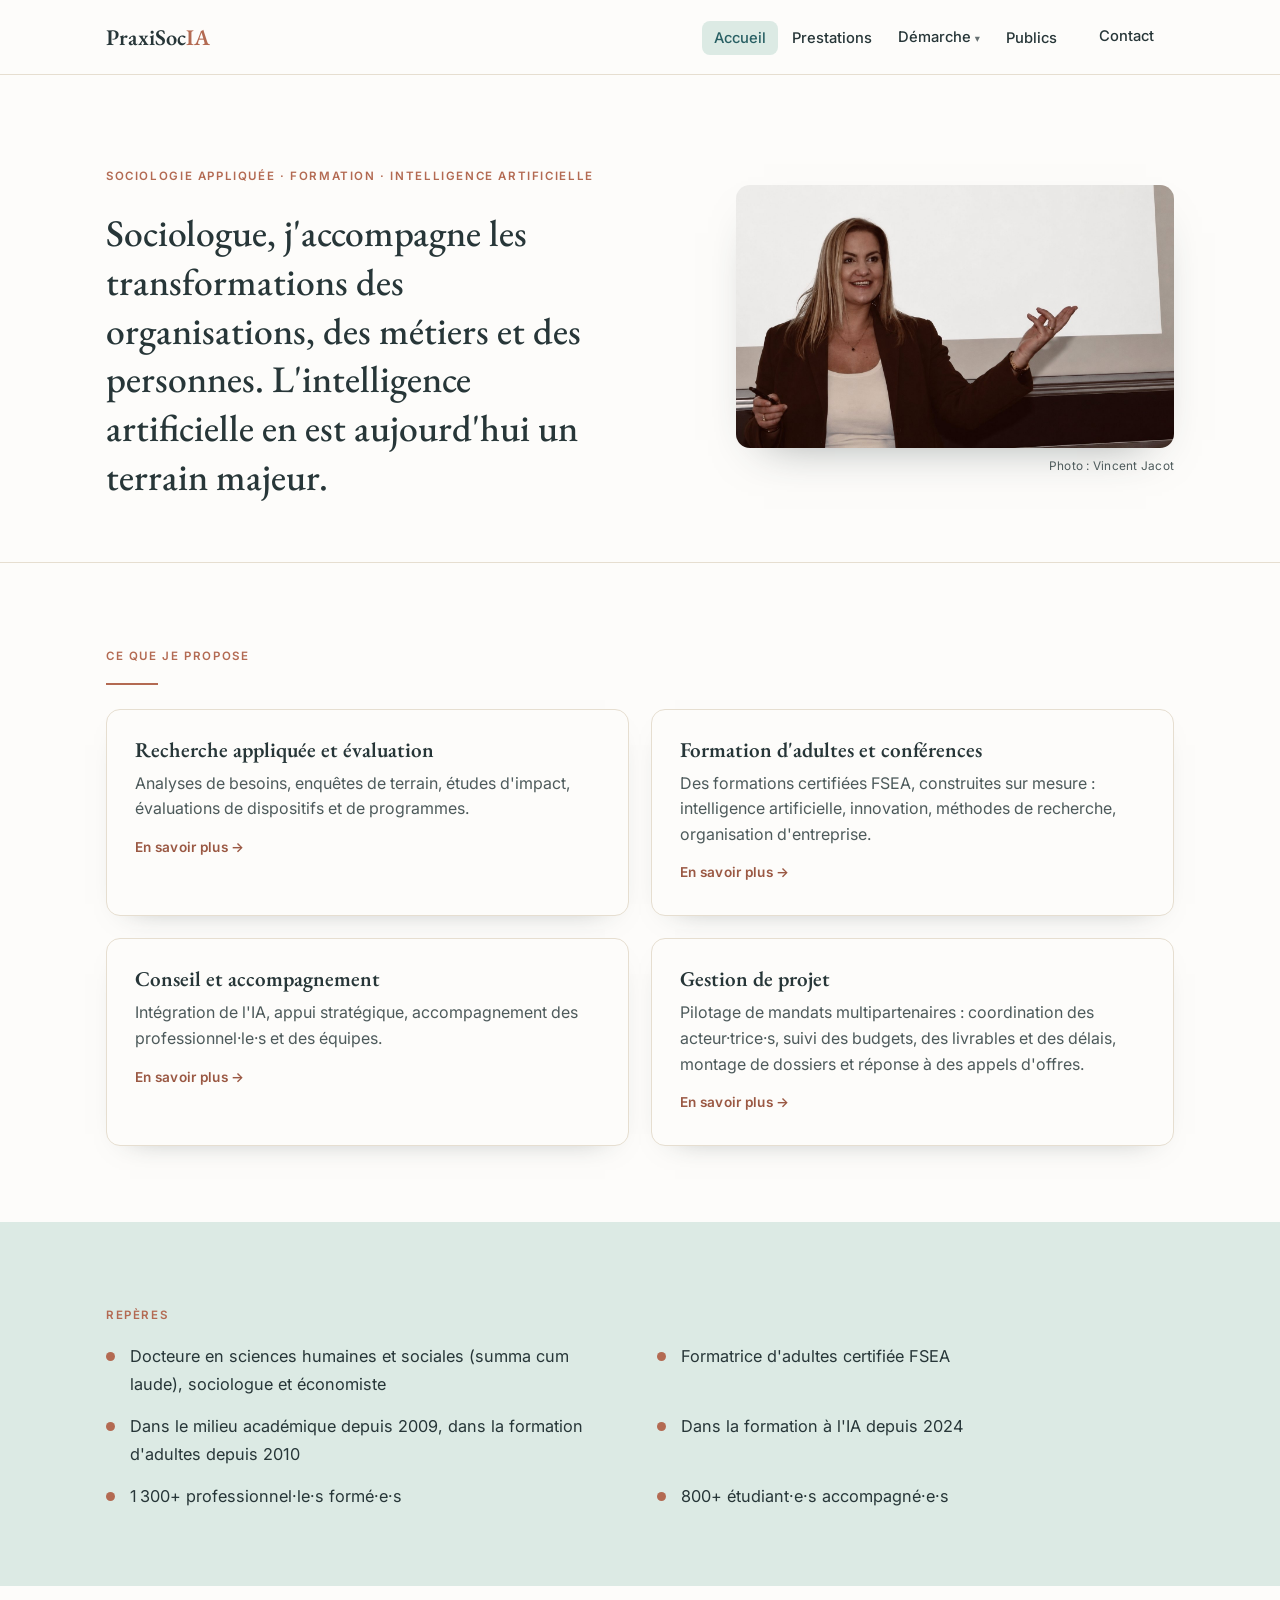
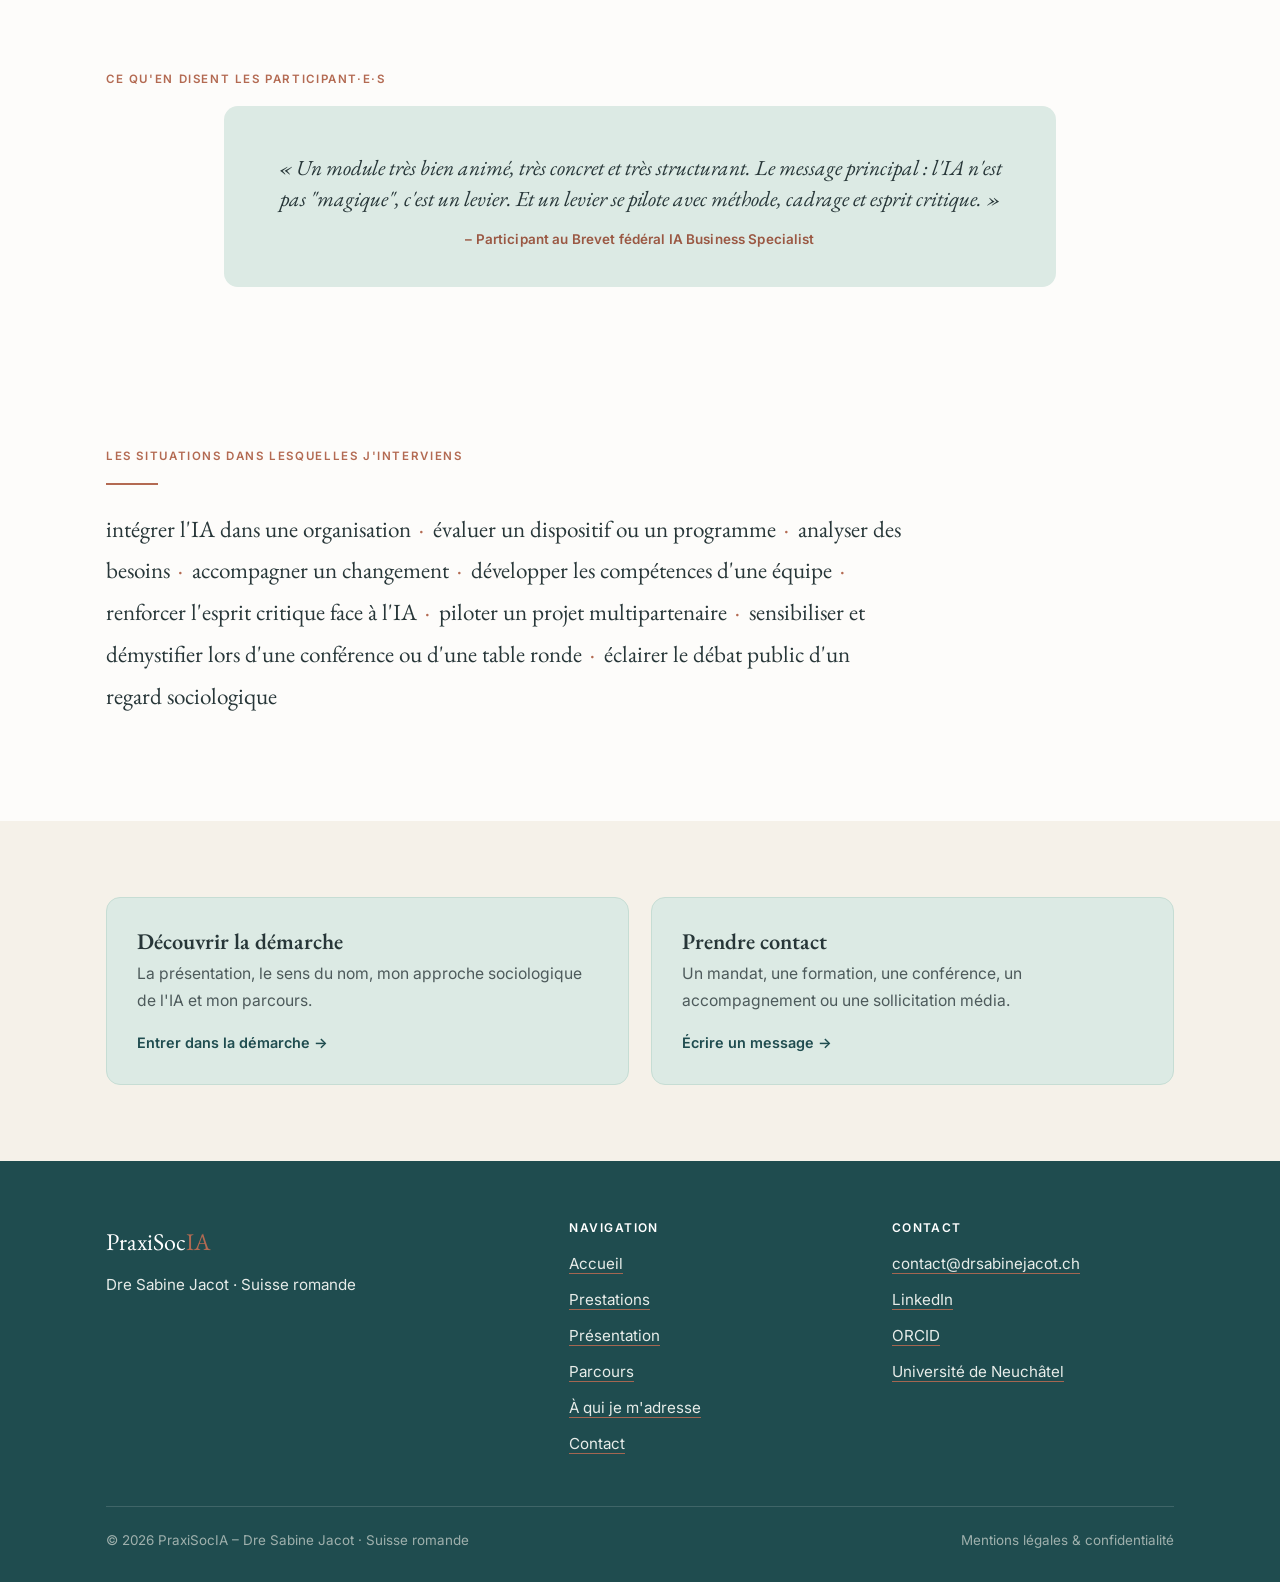
<file: index.html>
<!DOCTYPE html>
<html lang="fr">
<head>
  <meta charset="UTF-8" />
  <script>document.documentElement.className += " js";</script>
  <meta name="viewport" content="width=device-width, initial-scale=1.0" />
  <title>PraxiSocIA · Dre Sabine Jacot – sociologue, formation à l'IA et évaluation en Suisse romande</title>
  <meta name="description" content="Sociologue en Suisse romande (Neuchâtel) : formation à l'intelligence artificielle, recherche appliquée et évaluation de dispositifs, conseil et gestion de projet. Dre Sabine Jacot – PraxiSocIA." />
  <meta name="author" content="Dre Sabine Jacot" />
  <meta property="og:title" content="PraxiSocIA · Dre Sabine Jacot – sociologue, formation à l'IA et évaluation en Suisse romande" />
  <meta property="og:description" content="Sociologue en Suisse romande (Neuchâtel) : formation à l'intelligence artificielle, recherche appliquée et évaluation de dispositifs, conseil et gestion de projet. Dre Sabine Jacot – PraxiSocIA." />
  <meta property="og:type" content="profile" />
  <meta property="og:locale" content="fr_CH" />
  <link rel="icon" type="image/svg+xml" href="favicon.svg" />
  <link rel="preconnect" href="https://fonts.googleapis.com" />
  <link rel="preconnect" href="https://fonts.gstatic.com" crossorigin />
  <link href="https://fonts.googleapis.com/css2?family=EB+Garamond:ital,wght@0,400;0,500;0,600;1,400;1,500&family=Inter:wght@400;500;600;700&display=swap" rel="stylesheet" />
  <link rel="stylesheet" href="style.css" />
</head>
<body>

  <header class="site-header">
    <div class="wrap nav">
      <a href="/" class="brand">PraxiSoc<span class="ia">IA</span></a>
      <nav aria-label="Navigation principale">
        <button class="nav-toggle" aria-label="Ouvrir le menu" aria-expanded="false">
          <span></span><span></span><span></span>
        </button>
        <ul class="nav-links">
          <li><a href="/" class="active">Accueil</a></li>
          <li><a href="prestations.html">Prestations</a></li>
          <li class="has-dropdown">
            <button class="dropbtn" aria-haspopup="true" aria-expanded="false">Démarche</button>
            <ul class="dropdown">
              <li><a href="presentation.html">Présentation</a></li>
              <li><a href="le-nom.html">Le nom</a></li>
              <li><a href="approche-ia.html">Une approche sociologique de l'IA</a></li>
              <li><a href="parcours.html">Parcours</a></li>
            </ul>
          </li>
          <li><a href="publics.html">Publics</a></li>
          <li><a href="contact.html" class="btn btn--primary">Contact</a></li>
        </ul>
      </nav>
    </div>
  </header>

  <section class="home-hero">
    <div class="wrap reveal home-hero-inner has-photo">
      <div class="home-hero-text">
        <span class="eyebrow">Sociologie appliquée · Formation · Intelligence artificielle</span>
        <p class="identity">Sociologue, j'accompagne les transformations des organisations, des métiers et des personnes. L'intelligence artificielle en est aujourd'hui un terrain majeur.</p>
      </div>
      <figure class="home-hero-photo">
        <img src="photo-conference.jpg" alt="Sabine Jacot en conférence, désignant un écran de projection" />
        <figcaption class="photo-credit">Photo : Vincent Jacot</figcaption>
      </figure>
    </div>
  </section>

  <section class="section">
    <div class="wrap reveal">
      <span class="eyebrow">Ce que je propose</span>
      <hr class="rule--terra" />
      <div class="grid grid-4">
        <a class="card" href="prestations.html#recherche">
          <h3>Recherche appliquée et évaluation</h3>
          <p>Analyses de besoins, enquêtes de terrain, études d'impact, évaluations de dispositifs et de programmes.</p>
          <span class="more">En savoir plus →</span>
        </a>
        <a class="card" href="prestations.html#formation">
          <h3>Formation d'adultes et conférences</h3>
          <p>Des formations certifiées FSEA, construites sur mesure : intelligence artificielle, innovation, méthodes de recherche, organisation d'entreprise.</p>
          <span class="more">En savoir plus →</span>
        </a>
        <a class="card" href="prestations.html#conseil">
          <h3>Conseil et accompagnement</h3>
          <p>Intégration de l'IA, appui stratégique, accompagnement des professionnel·le·s et des équipes.</p>
          <span class="more">En savoir plus →</span>
        </a>
        <a class="card" href="prestations.html#projet">
          <h3>Gestion de projet</h3>
          <p>Pilotage de mandats multipartenaires : coordination des acteur·trice·s, suivi des budgets, des livrables et des délais, montage de dossiers et réponse à des appels d'offres.</p>
          <span class="more">En savoir plus →</span>
        </a>
      </div>
    </div>
  </section>

  <section class="section section--mint">
    <div class="wrap reveal">
      <span class="eyebrow">Repères</span>
      <ul class="reperes">
          <li>Docteure en sciences humaines et sociales (summa cum laude), sociologue et économiste</li>
          <li>Formatrice d'adultes certifiée FSEA</li>
          <li>Dans le milieu académique depuis 2009, dans la formation d'adultes depuis 2010</li>
          <li>Dans la formation à l'IA depuis 2024</li>
          <li>1 300+ professionnel·le·s formé·e·s</li>
          <li>800+ étudiant·e·s accompagné·e·s</li>
      </ul>
    </div>
  </section>

  <section class="section">
    <div class="wrap reveal">
      <span class="eyebrow">Ce qu'en disent les participant·e·s</span>
      <div class="testi-rotator" data-rotate>
        <figure class="testi on">
          <blockquote>« Un module très bien animé, très concret et très structurant. Le message principal : l'IA n'est pas "magique", c'est un levier. Et un levier se pilote avec méthode, cadrage et esprit critique. »</blockquote>
          <figcaption>– Participant au Brevet fédéral IA Business Specialist</figcaption>
        </figure>
        <figure class="testi">
          <blockquote>« Nous avons eu le plaisir de profiter de vos vastes connaissances et de votre expérience, transmises avec une bonne humeur communicative et un regard positif qui à la fois rassure et inspire. »</blockquote>
          <figcaption>– Responsable relations humaines, à propos d'une conférence</figcaption>
        </figure>
        <figure class="testi">
          <blockquote>« Un contenu riche, des échanges constructifs et l'occasion de tester en live des éléments que j'ai pu mettre en pratique dans mes activités pro ! »</blockquote>
          <figcaption>– Experte en stratégie de marque, à propos d'une formation</figcaption>
        </figure>
      </div>

    </div>
  </section>

  <section class="section">
    <div class="wrap reveal">
      <span class="eyebrow">Les situations dans lesquelles j'interviens</span>
      <hr class="rule--terra" />
      <p class="situations"> intégrer l'IA dans une organisation <span class="sep">·</span> évaluer un dispositif ou un programme <span class="sep">·</span> analyser des besoins <span class="sep">·</span> accompagner un changement <span class="sep">·</span> développer les compétences d'une équipe <span class="sep">·</span> renforcer l'esprit critique face à l'IA <span class="sep">·</span> piloter un projet multipartenaire <span class="sep">·</span> sensibiliser et démystifier lors d'une conférence ou d'une table ronde <span class="sep">·</span> éclairer le débat public d'un regard sociologique </p>
    </div>
  </section>

  <section class="section section--paper2">
    <div class="wrap reveal">
      <div class="portes">
        <a class="porte" href="presentation.html">
          <h3>Découvrir la démarche</h3>
          <p>La présentation, le sens du nom, mon approche sociologique de l'IA et mon parcours.</p>
          <span class="arrow">Entrer dans la démarche →</span>
        </a>
        <a class="porte" href="contact.html">
          <h3>Prendre contact</h3>
          <p>Un mandat, une formation, une conférence, un accompagnement ou une sollicitation média.</p>
          <span class="arrow">Écrire un message →</span>
        </a>
      </div>
      <!-- Emplacement prévu pour le dossier PDF (à activer quand le PDF sera fourni) :
      <p class="pdf-porte"><a href="dossier-praxisocia.pdf" target="_blank" rel="noopener">Télécharger le dossier de présentation (PDF)</a></p>
      -->
    </div>
  </section>

  <footer class="site-footer">
    <div class="wrap">
      <div class="footer-grid">
        <div>
          <div class="footer-brand">PraxiSoc<span class="ia">IA</span></div>
          <p class="footer-place">Dre Sabine Jacot · Suisse romande</p>
        </div>
        <div>
          <h4>Navigation</h4>
          <ul class="footer-links">
            <li><a href="/">Accueil</a></li>
            <li><a href="prestations.html">Prestations</a></li>
            <li><a href="presentation.html">Présentation</a></li>
            <li><a href="parcours.html">Parcours</a></li>
            <li><a href="publics.html">À qui je m'adresse</a></li>
            <li><a href="contact.html">Contact</a></li>
          </ul>
        </div>
        <div>
          <h4>Contact</h4>
          <ul class="footer-links">
            <li><a href="mailto:contact@drsabinejacot.ch">contact@drsabinejacot.ch</a></li>
            <li><a href="https://www.linkedin.com/in/sabine-jacot-phd-59706824/" target="_blank" rel="noopener">LinkedIn</a></li>
            <li><a href="https://orcid.org/0000-0003-3725-4832" target="_blank" rel="noopener">ORCID</a></li>
            <li><a href="https://www.unine.ch/socio/presentation/equipe/sabine-jacot/" target="_blank" rel="noopener">Université de Neuchâtel</a></li>
          </ul>
        </div>
      </div>
      <div class="footer-bottom">
        <span>© <span id="year">2026</span> PraxiSocIA – Dre Sabine Jacot · Suisse romande</span>
        <span><a href="mentions-legales.html">Mentions légales &amp; confidentialité</a></span>
      </div>
    </div>
  </footer>

  <script src="main.js"></script>
</body>
</html>
</file>
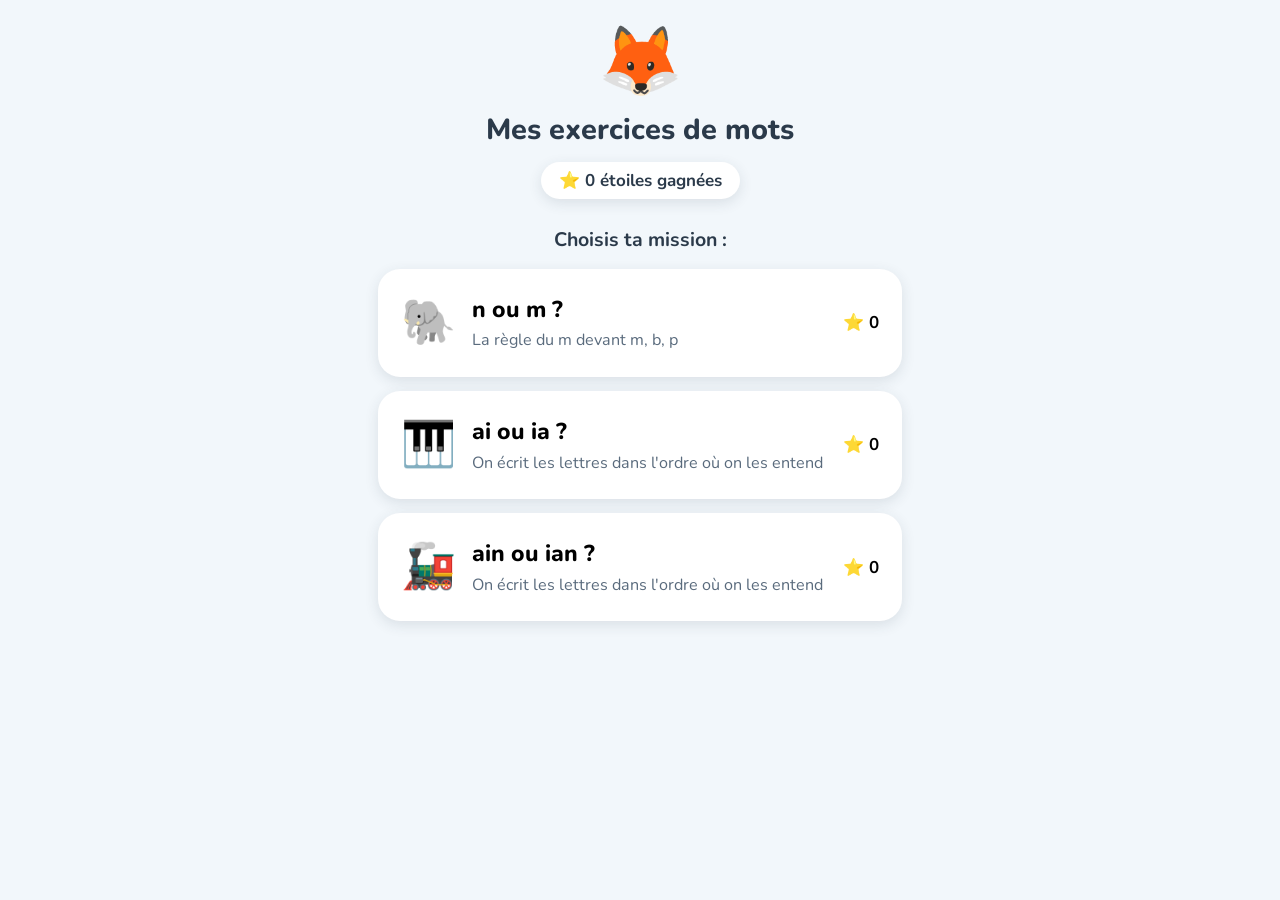
<file: exercices/index.html>
<!DOCTYPE html>
<html lang="fr">
<head>
  <meta charset="utf-8">
  <meta name="viewport" content="width=device-width, initial-scale=1, viewport-fit=cover">
  <title>Mes exercices de mots</title>
  <meta name="description" content="Petits jeux pour s'entraîner : n ou m devant b, p, m — ai ou ia — ain ou ian.">
  <meta name="robots" content="noindex">
  <meta name="theme-color" content="#4a7fb5">
  <link rel="manifest" href="manifest.webmanifest">
  <link rel="icon" href="icons/icon.svg" type="image/svg+xml">
  <link rel="apple-touch-icon" href="icons/apple-touch-icon.png">
  <link rel="preconnect" href="https://fonts.googleapis.com">
  <link rel="preconnect" href="https://fonts.gstatic.com" crossorigin>
  <link href="https://fonts.googleapis.com/css2?family=Nunito:wght@400;700;800&display=swap" rel="stylesheet">
  <link rel="stylesheet" href="style.css">
</head>
<body>

  <!-- ============ ÉCRAN D'ACCUEIL ============ -->
  <section id="ecran-accueil" class="ecran actif">
    <header class="entete-accueil">
      <div class="mascotte" aria-hidden="true">🦊</div>
      <h1>Mes exercices de mots</h1>
      <p class="total-etoiles">⭐ <span id="compteur-etoiles-total">0</span> étoiles gagnées</p>
    </header>

    <p class="consigne-accueil">Choisis ta mission :</p>

    <div id="liste-missions" class="liste-missions">
      <!-- Cartes générées par app.js -->
    </div>
  </section>

  <!-- ============ ÉCRAN RÈGLE ============ -->
  <section id="ecran-regle" class="ecran">
    <header class="entete-jeu">
      <button class="btn-retour" data-action="accueil" aria-label="Retour à l'accueil">←</button>
      <h2 id="regle-titre"></h2>
    </header>
    <div id="regle-contenu" class="carte-regle"></div>
    <button id="btn-commencer" class="btn-grand btn-principal">C'est parti ! 🚀</button>
  </section>

  <!-- ============ ÉCRAN JEU ============ -->
  <section id="ecran-jeu" class="ecran">
    <header class="entete-jeu">
      <button class="btn-retour" data-action="accueil" aria-label="Retour à l'accueil">←</button>
      <div class="barre-progression" aria-hidden="true"><div id="progression"></div></div>
      <span class="etoiles-session">⭐ <span id="etoiles-session">0</span></span>
    </header>

    <div class="zone-question">
      <button id="btn-ecouter" class="btn-ecouter" type="button">🔊 Écouter le mot</button>

      <p id="mot-a-trou" class="mot-a-trou" aria-live="polite"></p>

      <button id="btn-indice" class="btn-indice" type="button">💡 Indice</button>
      <p id="texte-indice" class="texte-indice" hidden></p>
    </div>

    <div id="zone-reponses" class="zone-reponses">
      <!-- Deux gros boutons générés par app.js -->
    </div>

    <div id="zone-feedback" class="zone-feedback" hidden>
      <p id="feedback-message"></p>
      <p id="feedback-explication"></p>
      <button id="btn-continuer" class="btn-grand btn-principal">Continuer →</button>
    </div>
  </section>

  <!-- ============ ÉCRAN FIN ============ -->
  <section id="ecran-fin" class="ecran">
    <div class="carte-fin">
      <div id="fin-emoji" class="fin-emoji" aria-hidden="true">🎉</div>
      <h2 id="fin-titre">Bravo !</h2>
      <p id="fin-score"></p>
      <p id="fin-message"></p>
      <button id="btn-rejouer" class="btn-grand btn-principal">Rejouer 🔁</button>
      <button class="btn-grand btn-secondaire" data-action="accueil">Changer de mission</button>
    </div>
  </section>

  <script src="mots.js"></script>
  <script src="app.js"></script>
</body>
</html>
</file>
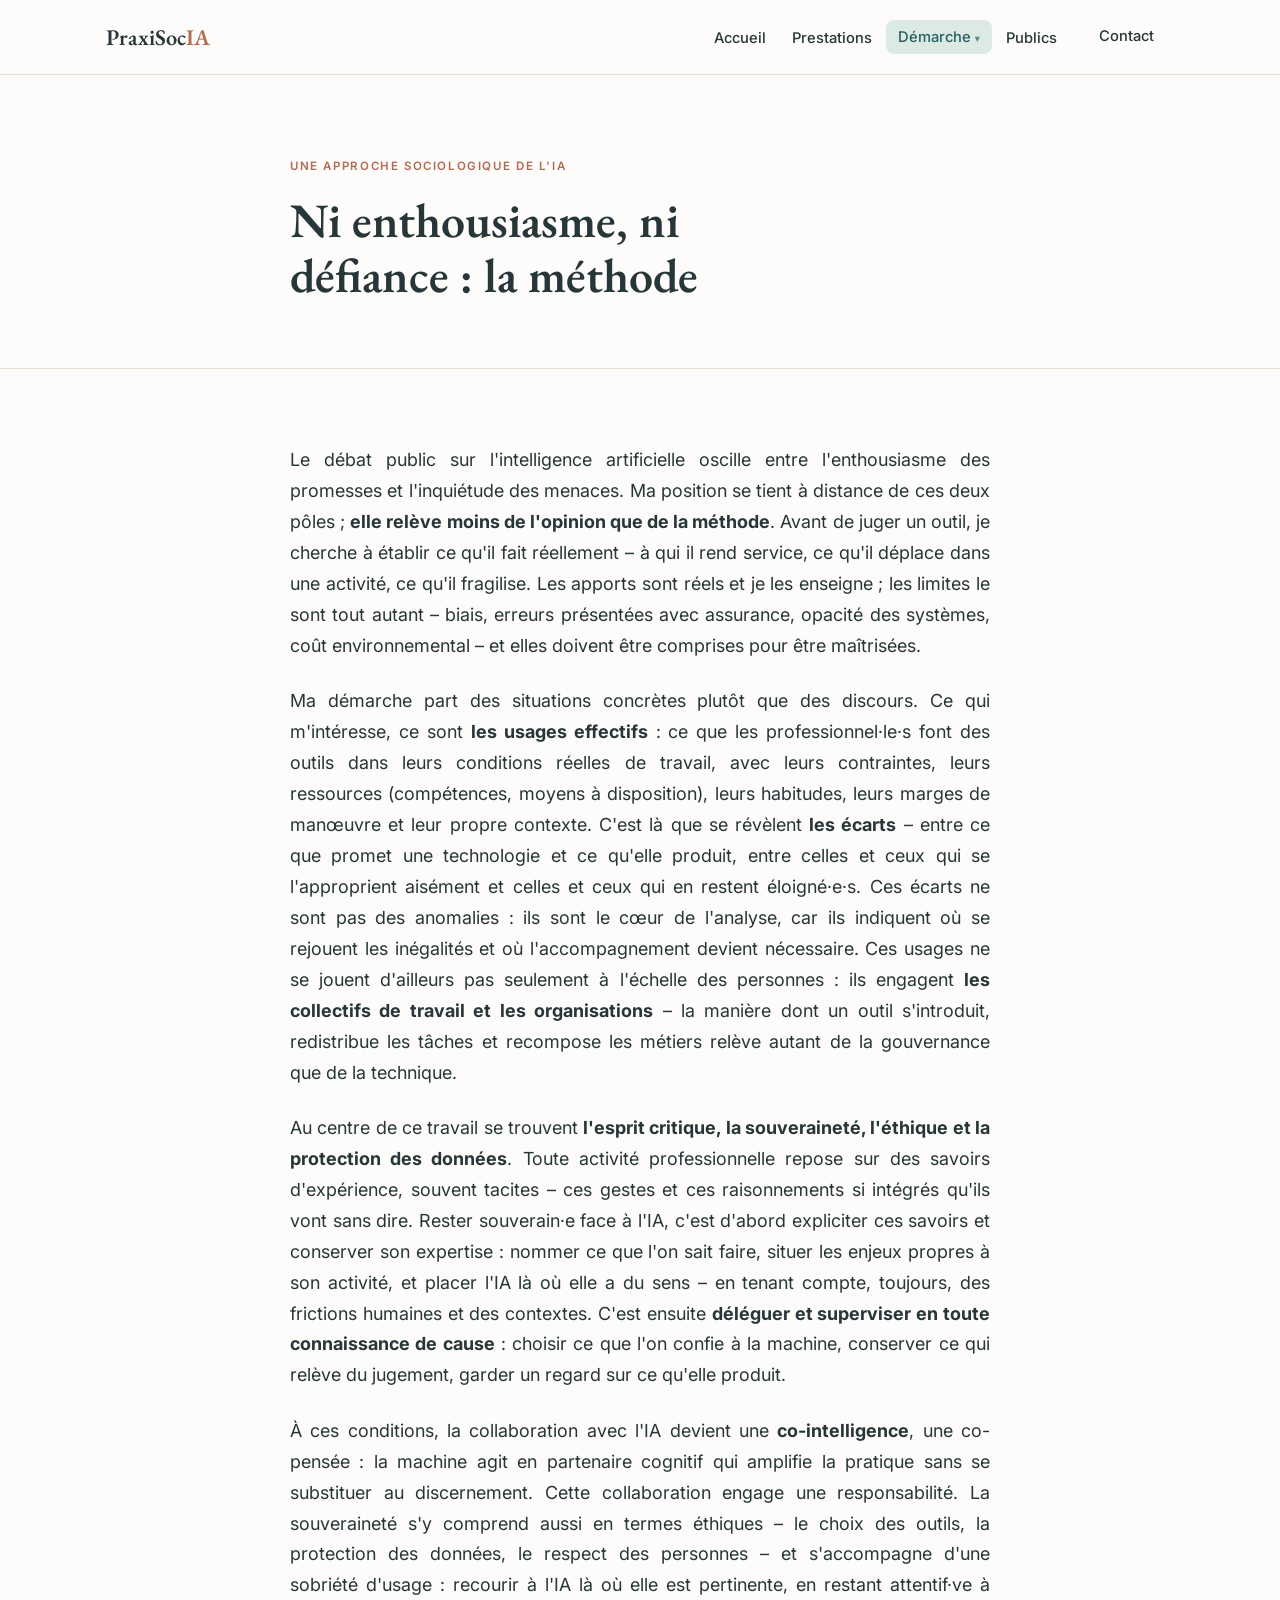
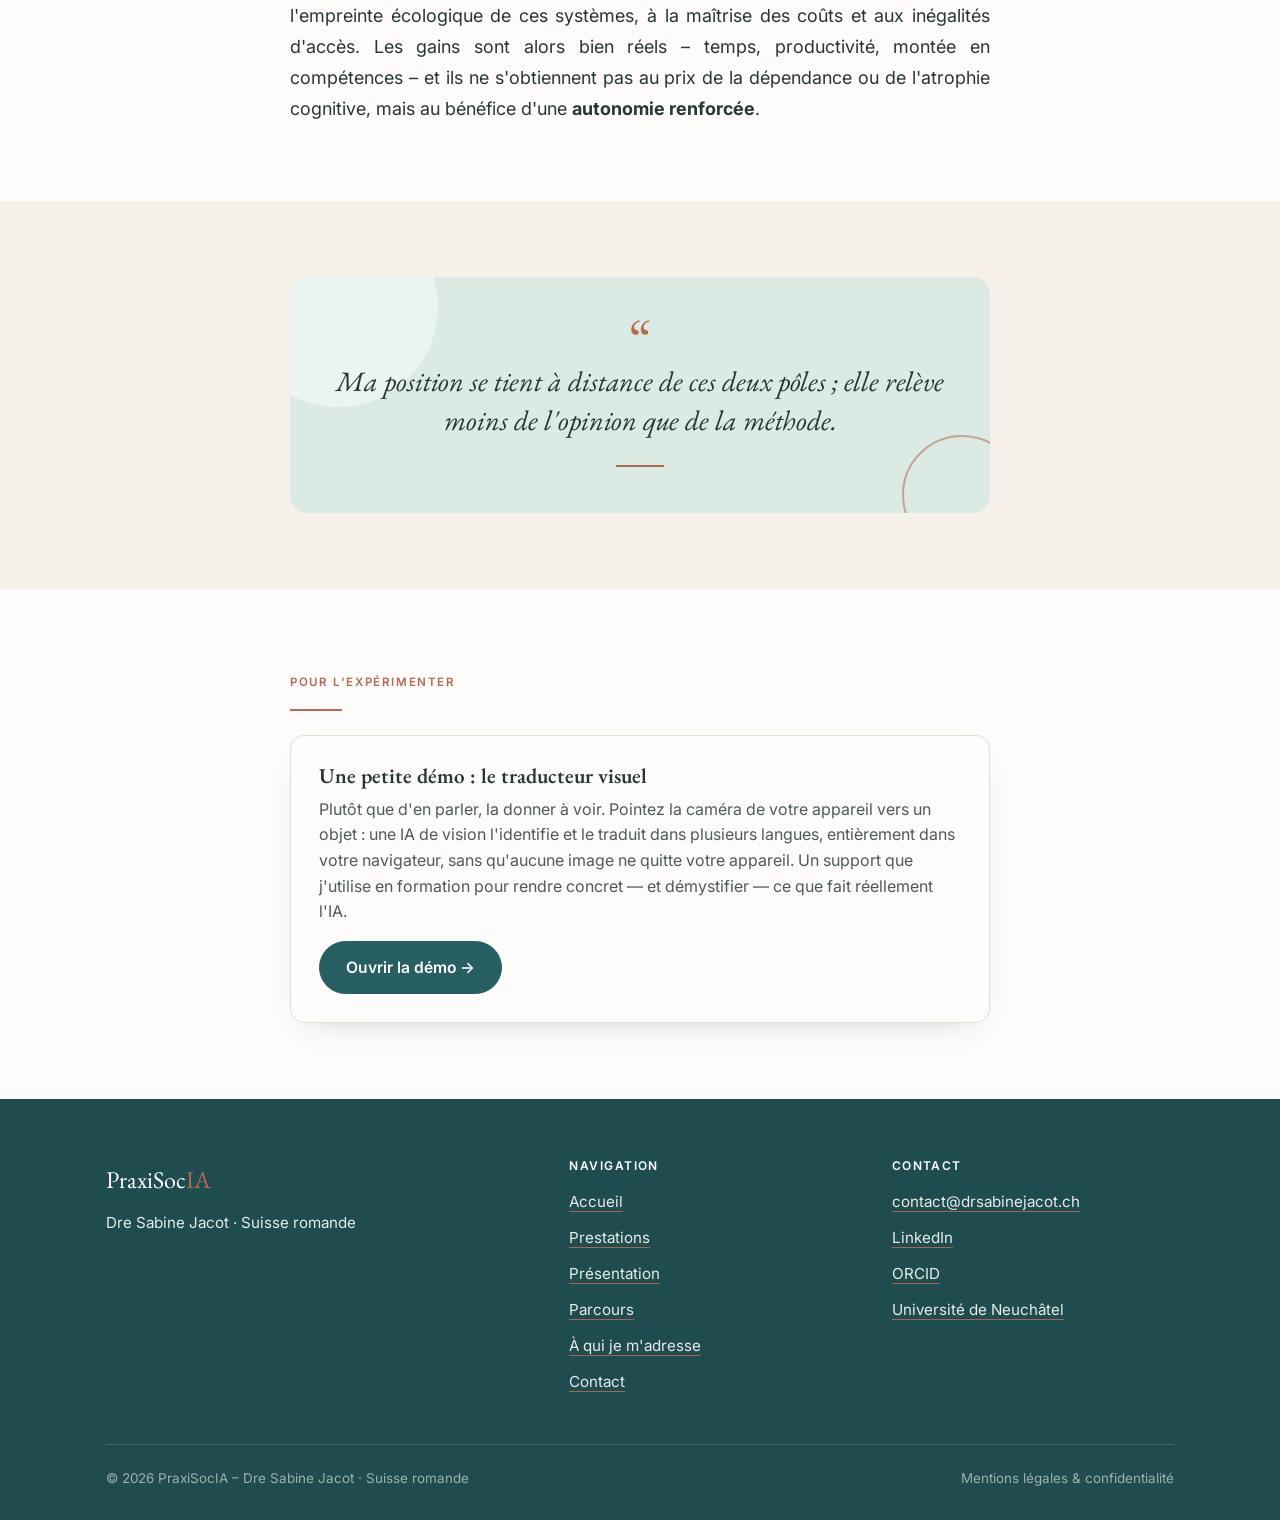
<file: approche-ia.html>
<!DOCTYPE html>
<html lang="fr">
<head>
  <meta charset="UTF-8" />
  <script>document.documentElement.className += " js";</script>
  <meta name="viewport" content="width=device-width, initial-scale=1.0" />
  <title>Une approche sociologique de l'IA – PraxiSocIA</title>
  <meta name="description" content="Avant de juger un outil, établir ce qu'il fait réellement. Usages effectifs, esprit critique, souveraineté, éthique, protection des données et sobriété." />
  <meta name="author" content="Dre Sabine Jacot" />
  <meta property="og:title" content="Une approche sociologique de l'IA – PraxiSocIA" />
  <meta property="og:description" content="Avant de juger un outil, établir ce qu'il fait réellement. Usages effectifs, esprit critique, souveraineté, éthique, protection des données et sobriété." />
  <meta property="og:type" content="website" />
  <meta property="og:locale" content="fr_CH" />
  <link rel="icon" type="image/svg+xml" href="favicon.svg" />
  <link rel="preconnect" href="https://fonts.googleapis.com" />
  <link rel="preconnect" href="https://fonts.gstatic.com" crossorigin />
  <link href="https://fonts.googleapis.com/css2?family=EB+Garamond:ital,wght@0,400;0,500;0,600;1,400;1,500&family=Inter:wght@400;500;600;700&display=swap" rel="stylesheet" />
  <link rel="stylesheet" href="style.css" />
</head>
<body>

  <header class="site-header">
    <div class="wrap nav">
      <a href="/" class="brand">PraxiSoc<span class="ia">IA</span></a>
      <nav aria-label="Navigation principale">
        <button class="nav-toggle" aria-label="Ouvrir le menu" aria-expanded="false">
          <span></span><span></span><span></span>
        </button>
        <ul class="nav-links">
          <li><a href="/">Accueil</a></li>
          <li><a href="prestations.html">Prestations</a></li>
          <li class="has-dropdown active">
            <button class="dropbtn" aria-haspopup="true" aria-expanded="false">Démarche</button>
            <ul class="dropdown">
              <li><a href="presentation.html">Présentation</a></li>
              <li><a href="le-nom.html">Le nom</a></li>
              <li><a href="approche-ia.html">Une approche sociologique de l'IA</a></li>
              <li><a href="parcours.html">Parcours</a></li>
            </ul>
          </li>
          <li><a href="publics.html">Publics</a></li>
          <li><a href="contact.html" class="btn btn--primary">Contact</a></li>
        </ul>
      </nav>
    </div>
  </header>

  <section class="page-hero">
    <div class="wrap narrow reveal">
      <span class="eyebrow">Une approche sociologique de l'IA</span>
      <h1>Ni enthousiasme, ni défiance : la méthode</h1>
    </div>
  </section>

  <section class="section">
    <div class="wrap narrow reveal">
      <div class="prose">
        <p>Le débat public sur l'intelligence artificielle oscille entre l'enthousiasme des promesses et l'inquiétude des menaces. Ma position se tient à distance de ces deux pôles ; <strong>elle relève moins de l'opinion que de la méthode</strong>. Avant de juger un outil, je cherche à établir ce qu'il fait réellement – à qui il rend service, ce qu'il déplace dans une activité, ce qu'il fragilise. Les apports sont réels et je les enseigne ; les limites le sont tout autant – biais, erreurs présentées avec assurance, opacité des systèmes, coût environnemental – et elles doivent être comprises pour être maîtrisées.</p>
        <p>Ma démarche part des situations concrètes plutôt que des discours. Ce qui m'intéresse, ce sont <strong>les usages effectifs</strong> : ce que les professionnel·le·s font des outils dans leurs conditions réelles de travail, avec leurs contraintes, leurs ressources (compétences, moyens à disposition), leurs habitudes, leurs marges de manœuvre et leur propre contexte. C'est là que se révèlent <strong>les écarts</strong> – entre ce que promet une technologie et ce qu'elle produit, entre celles et ceux qui se l'approprient aisément et celles et ceux qui en restent éloigné·e·s. Ces écarts ne sont pas des anomalies : ils sont le cœur de l'analyse, car ils indiquent où se rejouent les inégalités et où l'accompagnement devient nécessaire. Ces usages ne se jouent d'ailleurs pas seulement à l'échelle des personnes : ils engagent <strong>les collectifs de travail et les organisations</strong> – la manière dont un outil s'introduit, redistribue les tâches et recompose les métiers relève autant de la gouvernance que de la technique.</p>
        <p>Au centre de ce travail se trouvent <strong>l'esprit critique, la souveraineté, l'éthique et la protection des données</strong>. Toute activité professionnelle repose sur des savoirs d'expérience, souvent tacites – ces gestes et ces raisonnements si intégrés qu'ils vont sans dire. Rester souverain·e face à l'IA, c'est d'abord expliciter ces savoirs et conserver son expertise : nommer ce que l'on sait faire, situer les enjeux propres à son activité, et placer l'IA là où elle a du sens – en tenant compte, toujours, des frictions humaines et des contextes. C'est ensuite <strong>déléguer et superviser en toute connaissance de cause</strong> : choisir ce que l'on confie à la machine, conserver ce qui relève du jugement, garder un regard sur ce qu'elle produit.</p>
        <p>À ces conditions, la collaboration avec l'IA devient une <strong>co-intelligence</strong>, une co-pensée : la machine agit en partenaire cognitif qui amplifie la pratique sans se substituer au discernement. Cette collaboration engage une responsabilité. La souveraineté s'y comprend aussi en termes éthiques – le choix des outils, la protection des données, le respect des personnes – et s'accompagne d'une sobriété d'usage : recourir à l'IA là où elle est pertinente, en restant attentif·ve à l'empreinte écologique de ces systèmes, à la maîtrise des coûts et aux inégalités d'accès. Les gains sont alors bien réels – temps, productivité, montée en compétences – et ils ne s'obtiennent pas au prix de la dépendance ou de l'atrophie cognitive, mais au bénéfice d'une <strong>autonomie renforcée</strong>.</p>
      </div>
    </div>
  </section>

  <section class="section section--paper2">
    <div class="wrap narrow reveal">
      <div class="quote-card">
        <span class="qm" aria-hidden="true">&ldquo;</span>
        <blockquote>Ma position se tient à distance de ces deux pôles ; elle relève moins de l'opinion que de la méthode.</blockquote>
        <hr class="qrule" />
      </div>
    </div>
  </section>

  <section class="section">
    <div class="wrap narrow reveal">
      <span class="eyebrow">Pour l'expérimenter</span>
      <hr class="rule--terra" />
      <div class="card">
        <h3>Une petite démo : le traducteur visuel</h3>
        <p>Plutôt que d'en parler, la donner à voir. Pointez la caméra de votre appareil vers un objet : une IA de vision l'identifie et le traduit dans plusieurs langues, entièrement dans votre navigateur, sans qu'aucune image ne quitte votre appareil. Un support que j'utilise en formation pour rendre concret — et démystifier — ce que fait réellement l'IA.</p>
        <p style="margin-top:16px;"><a href="traducteur.html" class="btn btn--primary">Ouvrir la démo →</a></p>
      </div>
    </div>
  </section>

  <footer class="site-footer">
    <div class="wrap">
      <div class="footer-grid">
        <div>
          <div class="footer-brand">PraxiSoc<span class="ia">IA</span></div>
          <p class="footer-place">Dre Sabine Jacot · Suisse romande</p>
        </div>
        <div>
          <h4>Navigation</h4>
          <ul class="footer-links">
            <li><a href="/">Accueil</a></li>
            <li><a href="prestations.html">Prestations</a></li>
            <li><a href="presentation.html">Présentation</a></li>
            <li><a href="parcours.html">Parcours</a></li>
            <li><a href="publics.html">À qui je m'adresse</a></li>
            <li><a href="contact.html">Contact</a></li>
          </ul>
        </div>
        <div>
          <h4>Contact</h4>
          <ul class="footer-links">
            <li><a href="mailto:contact@drsabinejacot.ch">contact@drsabinejacot.ch</a></li>
            <li><a href="https://www.linkedin.com/in/sabine-jacot-phd-59706824/" target="_blank" rel="noopener">LinkedIn</a></li>
            <li><a href="https://orcid.org/0000-0003-3725-4832" target="_blank" rel="noopener">ORCID</a></li>
            <li><a href="https://www.unine.ch/socio/presentation/equipe/sabine-jacot/" target="_blank" rel="noopener">Université de Neuchâtel</a></li>
          </ul>
        </div>
      </div>
      <div class="footer-bottom">
        <span>© <span id="year">2026</span> PraxiSocIA – Dre Sabine Jacot · Suisse romande</span>
        <span><a href="mentions-legales.html">Mentions légales &amp; confidentialité</a></span>
      </div>
    </div>
  </footer>

  <script src="main.js"></script>
</body>
</html>
</file>
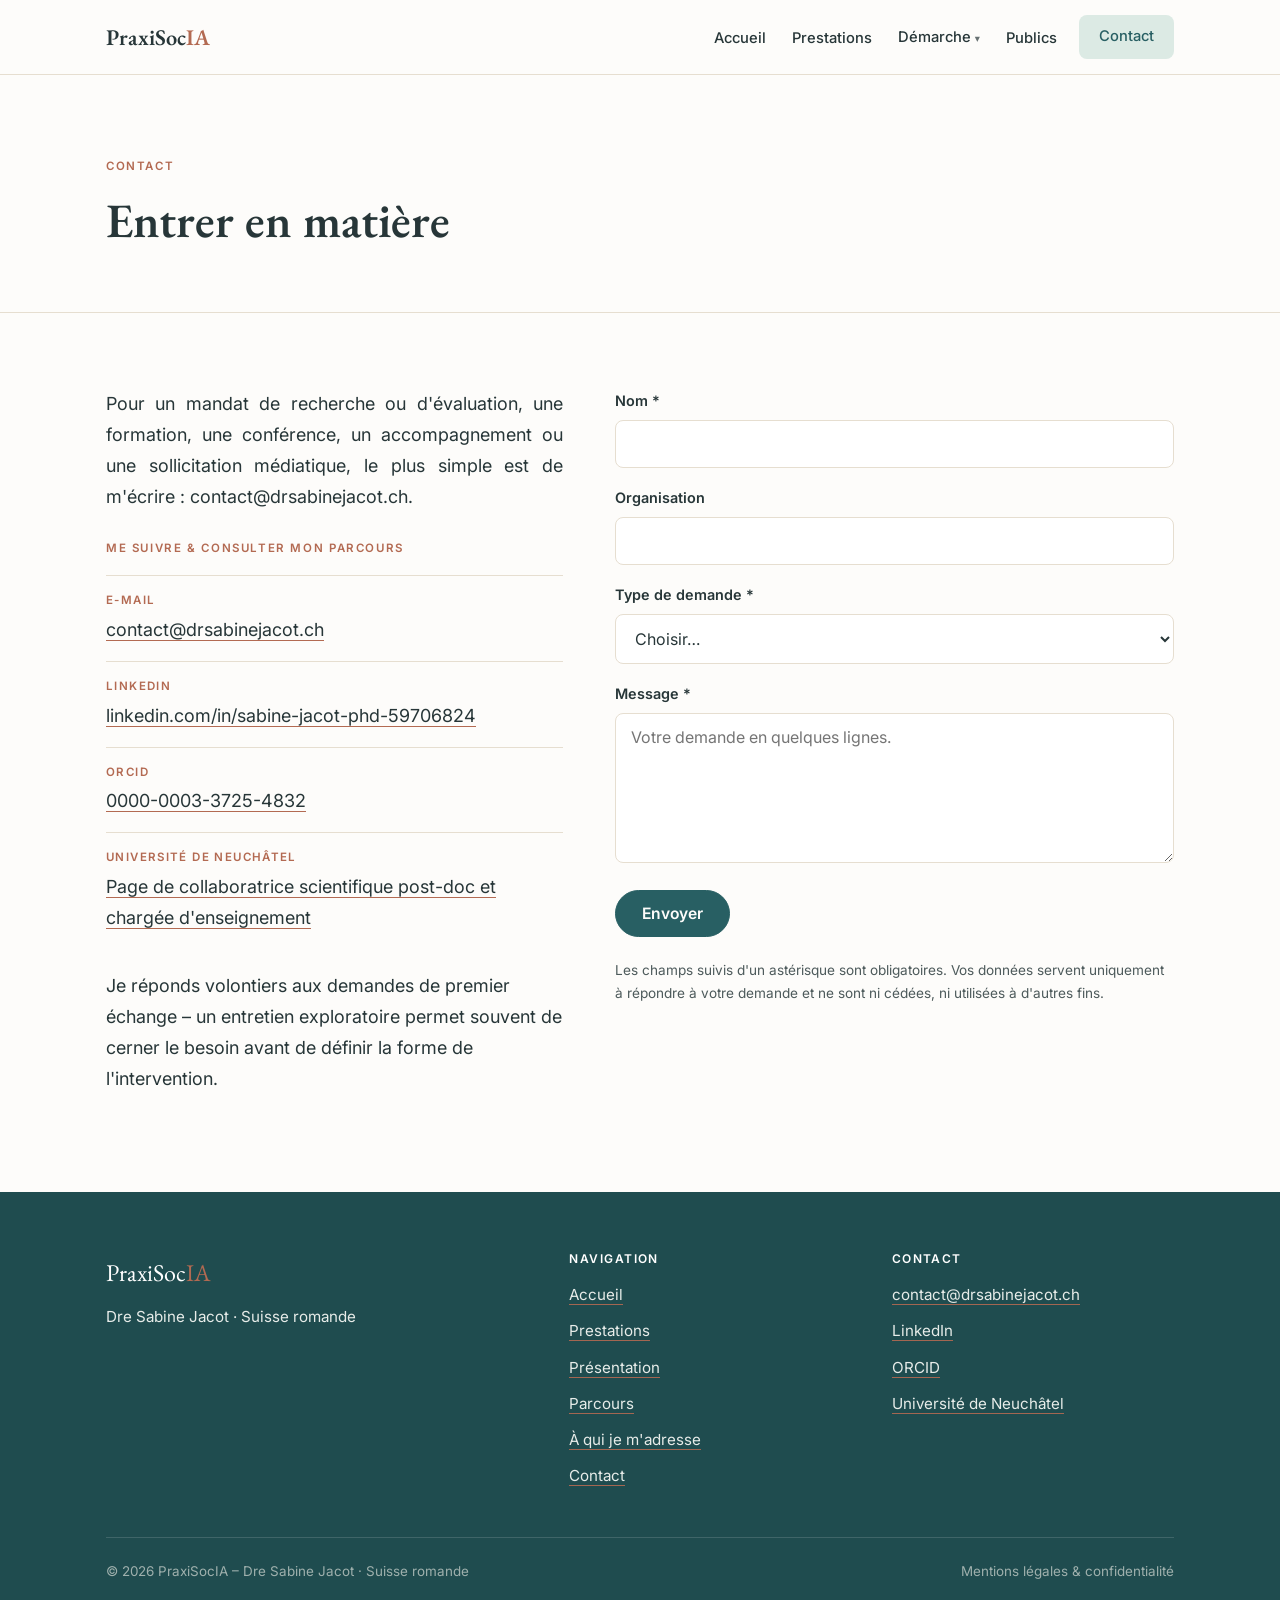
<file: contact.html>
<!DOCTYPE html>
<html lang="fr">
<head>
  <meta charset="UTF-8" />
  <script>document.documentElement.className += " js";</script>
  <meta name="viewport" content="width=device-width, initial-scale=1.0" />
  <title>Contact – Dre Sabine Jacot · PraxiSocIA</title>
  <meta name="description" content="Pour un mandat de recherche ou d'évaluation, une formation, une conférence, un accompagnement ou une sollicitation médiatique : contact@drsabinejacot.ch." />
  <meta name="author" content="Dre Sabine Jacot" />
  <meta property="og:title" content="Contact – Dre Sabine Jacot · PraxiSocIA" />
  <meta property="og:description" content="Pour un mandat de recherche ou d'évaluation, une formation, une conférence, un accompagnement ou une sollicitation médiatique : contact@drsabinejacot.ch." />
  <meta property="og:type" content="website" />
  <meta property="og:locale" content="fr_CH" />
  <link rel="icon" type="image/svg+xml" href="favicon.svg" />
  <link rel="preconnect" href="https://fonts.googleapis.com" />
  <link rel="preconnect" href="https://fonts.gstatic.com" crossorigin />
  <link href="https://fonts.googleapis.com/css2?family=EB+Garamond:ital,wght@0,400;0,500;0,600;1,400;1,500&family=Inter:wght@400;500;600;700&display=swap" rel="stylesheet" />
  <link rel="stylesheet" href="style.css" />
</head>
<body>

  <header class="site-header">
    <div class="wrap nav">
      <a href="/" class="brand">PraxiSoc<span class="ia">IA</span></a>
      <nav aria-label="Navigation principale">
        <button class="nav-toggle" aria-label="Ouvrir le menu" aria-expanded="false">
          <span></span><span></span><span></span>
        </button>
        <ul class="nav-links">
          <li><a href="/">Accueil</a></li>
          <li><a href="prestations.html">Prestations</a></li>
          <li class="has-dropdown">
            <button class="dropbtn" aria-haspopup="true" aria-expanded="false">Démarche</button>
            <ul class="dropdown">
              <li><a href="presentation.html">Présentation</a></li>
              <li><a href="le-nom.html">Le nom</a></li>
              <li><a href="approche-ia.html">Une approche sociologique de l'IA</a></li>
              <li><a href="parcours.html">Parcours</a></li>
            </ul>
          </li>
          <li><a href="publics.html">Publics</a></li>
          <li><a href="contact.html" class="btn btn--primary">Contact</a></li>
        </ul>
      </nav>
    </div>
  </header>

  <section class="page-hero">
    <div class="wrap reveal">
      <span class="eyebrow">Contact</span>
      <h1>Entrer en matière</h1>
    </div>
  </section>

  <section class="section">
    <div class="wrap">
      <div class="contact-grid">
        <div class="reveal">
          <div class="prose">
            <p>Pour un mandat de recherche ou d'évaluation, une formation, une conférence, un accompagnement ou une sollicitation médiatique, le plus simple est de m'écrire : contact@drsabinejacot.ch.</p>
          </div>
          <p class="eyebrow" style="margin-top:26px">Me suivre &amp; consulter mon parcours</p>
          <div class="info-item">
            <span class="k">E-mail</span>
            <a href="mailto:contact@drsabinejacot.ch">contact@drsabinejacot.ch</a>
          </div>
          <div class="info-item">
            <span class="k">LinkedIn</span>
            <a href="https://www.linkedin.com/in/sabine-jacot-phd-59706824/" target="_blank" rel="noopener">linkedin.com/in/sabine-jacot-phd-59706824</a>
          </div>
          <div class="info-item">
            <span class="k">ORCID</span>
            <a href="https://orcid.org/0000-0003-3725-4832" target="_blank" rel="noopener">0000-0003-3725-4832</a>
          </div>
          <div class="info-item">
            <span class="k">Université de Neuchâtel</span>
            <a href="https://www.unine.ch/socio/presentation/equipe/sabine-jacot/" target="_blank" rel="noopener">Page de collaboratrice scientifique post-doc et chargée d'enseignement</a>
          </div>
          <p style="margin-top:22px">Je réponds volontiers aux demandes de premier échange – un entretien exploratoire permet souvent de cerner le besoin avant de définir la forme de l'intervention.</p>
        </div>

        <div class="reveal">
          <form id="contact-form" action="#" method="post">
            <div class="field">
              <label for="nom">Nom *</label>
              <input type="text" id="nom" name="nom" required autocomplete="name" />
            </div>
            <div class="field">
              <label for="organisation">Organisation</label>
              <input type="text" id="organisation" name="organisation" autocomplete="organization" />
            </div>
            <div class="field">
              <label for="type">Type de demande *</label>
              <select id="type" name="type" required>
                <option value="">Choisir…</option>
                <option>Mandat de recherche ou évaluation</option>
                <option>Formation</option>
                <option>Conférence</option>
                <option>Accompagnement</option>
                <option>Média</option>
                <option>Autre</option>
              </select>
            </div>
            <div class="field">
              <label for="message">Message *</label>
              <textarea id="message" name="message" required placeholder="Votre demande en quelques lignes."></textarea>
            </div>
            <div class="hp" aria-hidden="true">
              <label for="site">Ne pas remplir</label>
              <input type="text" id="site" name="site" tabindex="-1" autocomplete="off" />
            </div>
            <button type="submit" class="btn btn--primary">Envoyer</button>
            <p class="form-status" role="status" aria-live="polite"></p>
            <p class="form-note">Les champs suivis d'un astérisque sont obligatoires. Vos données servent uniquement à répondre à votre demande et ne sont ni cédées, ni utilisées à d'autres fins.</p>
          </form>
        </div>
      </div>
    </div>
  </section>

  <footer class="site-footer">
    <div class="wrap">
      <div class="footer-grid">
        <div>
          <div class="footer-brand">PraxiSoc<span class="ia">IA</span></div>
          <p class="footer-place">Dre Sabine Jacot · Suisse romande</p>
        </div>
        <div>
          <h4>Navigation</h4>
          <ul class="footer-links">
            <li><a href="/">Accueil</a></li>
            <li><a href="prestations.html">Prestations</a></li>
            <li><a href="presentation.html">Présentation</a></li>
            <li><a href="parcours.html">Parcours</a></li>
            <li><a href="publics.html">À qui je m'adresse</a></li>
            <li><a href="contact.html">Contact</a></li>
          </ul>
        </div>
        <div>
          <h4>Contact</h4>
          <ul class="footer-links">
            <li><a href="mailto:contact@drsabinejacot.ch">contact@drsabinejacot.ch</a></li>
            <li><a href="https://www.linkedin.com/in/sabine-jacot-phd-59706824/" target="_blank" rel="noopener">LinkedIn</a></li>
            <li><a href="https://orcid.org/0000-0003-3725-4832" target="_blank" rel="noopener">ORCID</a></li>
            <li><a href="https://www.unine.ch/socio/presentation/equipe/sabine-jacot/" target="_blank" rel="noopener">Université de Neuchâtel</a></li>
          </ul>
        </div>
      </div>
      <div class="footer-bottom">
        <span>© <span id="year">2026</span> PraxiSocIA – Dre Sabine Jacot · Suisse romande</span>
        <span><a href="mentions-legales.html">Mentions légales &amp; confidentialité</a></span>
      </div>
    </div>
  </footer>

  <script src="main.js"></script>
</body>
</html>
</file>
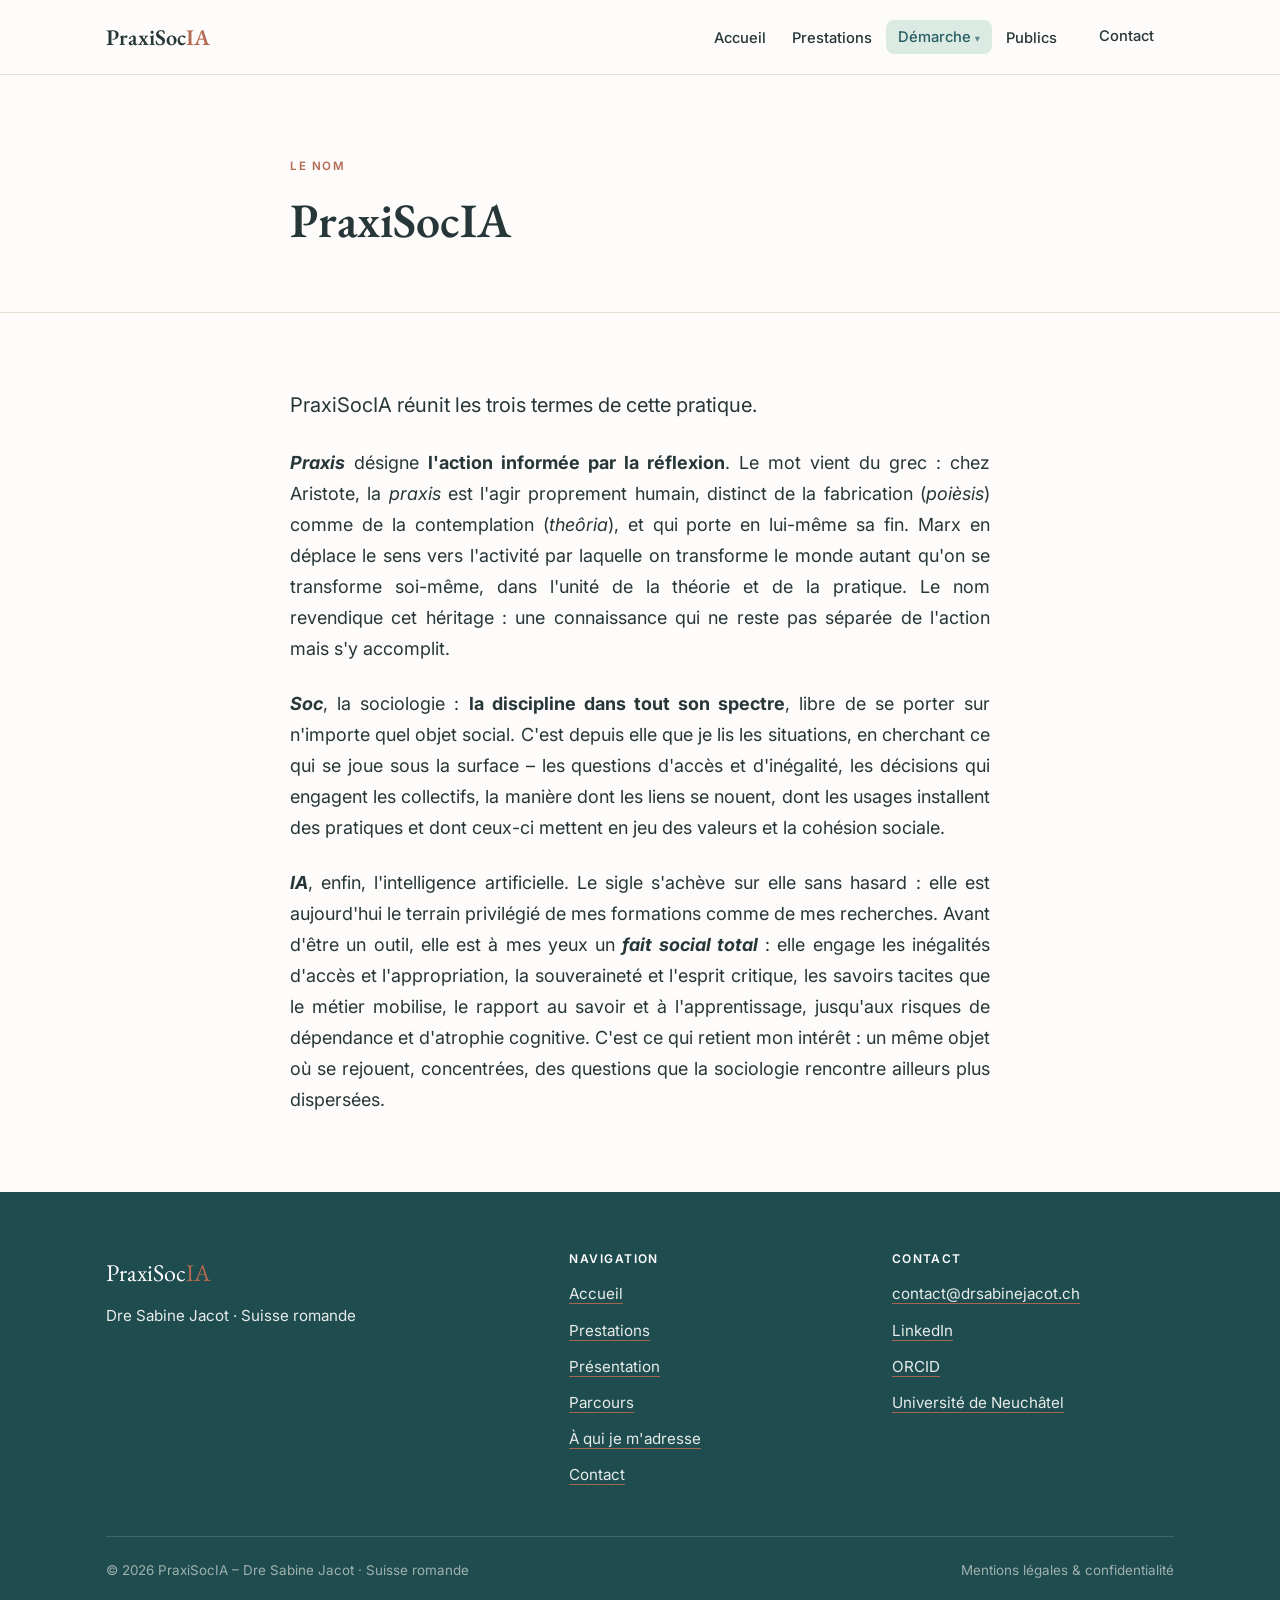
<file: le-nom.html>
<!DOCTYPE html>
<html lang="fr">
<head>
  <meta charset="UTF-8" />
  <script>document.documentElement.className += " js";</script>
  <meta name="viewport" content="width=device-width, initial-scale=1.0" />
  <title>Le nom – PraxiSocIA · Dre Sabine Jacot</title>
  <meta name="description" content="PraxiSocIA réunit trois termes : la praxis (l'action informée par la réflexion), la sociologie et l'intelligence artificielle." />
  <meta name="author" content="Dre Sabine Jacot" />
  <meta property="og:title" content="Le nom – PraxiSocIA · Dre Sabine Jacot" />
  <meta property="og:description" content="PraxiSocIA réunit trois termes : la praxis (l'action informée par la réflexion), la sociologie et l'intelligence artificielle." />
  <meta property="og:type" content="website" />
  <meta property="og:locale" content="fr_CH" />
  <link rel="icon" type="image/svg+xml" href="favicon.svg" />
  <link rel="preconnect" href="https://fonts.googleapis.com" />
  <link rel="preconnect" href="https://fonts.gstatic.com" crossorigin />
  <link href="https://fonts.googleapis.com/css2?family=EB+Garamond:ital,wght@0,400;0,500;0,600;1,400;1,500&family=Inter:wght@400;500;600;700&display=swap" rel="stylesheet" />
  <link rel="stylesheet" href="style.css" />
</head>
<body>

  <header class="site-header">
    <div class="wrap nav">
      <a href="/" class="brand">PraxiSoc<span class="ia">IA</span></a>
      <nav aria-label="Navigation principale">
        <button class="nav-toggle" aria-label="Ouvrir le menu" aria-expanded="false">
          <span></span><span></span><span></span>
        </button>
        <ul class="nav-links">
          <li><a href="/">Accueil</a></li>
          <li><a href="prestations.html">Prestations</a></li>
          <li class="has-dropdown active">
            <button class="dropbtn" aria-haspopup="true" aria-expanded="false">Démarche</button>
            <ul class="dropdown">
              <li><a href="presentation.html">Présentation</a></li>
              <li><a href="le-nom.html">Le nom</a></li>
              <li><a href="approche-ia.html">Une approche sociologique de l'IA</a></li>
              <li><a href="parcours.html">Parcours</a></li>
            </ul>
          </li>
          <li><a href="publics.html">Publics</a></li>
          <li><a href="contact.html" class="btn btn--primary">Contact</a></li>
        </ul>
      </nav>
    </div>
  </header>

  <section class="page-hero">
    <div class="wrap narrow reveal">
      <span class="eyebrow">Le nom</span>
      <h1>PraxiSocIA</h1>
    </div>
  </section>

  <section class="section">
    <div class="wrap narrow reveal">
      <div class="prose">
        <p class="lead">PraxiSocIA réunit les trois termes de cette pratique.</p>
        <p><strong><em>Praxis</em></strong> désigne <strong>l'action informée par la réflexion</strong>. Le mot vient du grec : chez Aristote, la <em>praxis</em> est l'agir proprement humain, distinct de la fabrication (<em>poièsis</em>) comme de la contemplation (<em>theôria</em>), et qui porte en lui-même sa fin. Marx en déplace le sens vers l'activité par laquelle on transforme le monde autant qu'on se transforme soi-même, dans l'unité de la théorie et de la pratique. Le nom revendique cet héritage : une connaissance qui ne reste pas séparée de l'action mais s'y accomplit.</p>
        <p><strong><em>Soc</em></strong>, la sociologie : <strong>la discipline dans tout son spectre</strong>, libre de se porter sur n'importe quel objet social. C'est depuis elle que je lis les situations, en cherchant ce qui se joue sous la surface – les questions d'accès et d'inégalité, les décisions qui engagent les collectifs, la manière dont les liens se nouent, dont les usages installent des pratiques et dont ceux-ci mettent en jeu des valeurs et la cohésion sociale.</p>
        <p><strong><em>IA</em></strong>, enfin, l'intelligence artificielle. Le sigle s'achève sur elle sans hasard : elle est aujourd'hui le terrain privilégié de mes formations comme de mes recherches. Avant d'être un outil, elle est à mes yeux un <strong><em>fait social total</em></strong> : elle engage les inégalités d'accès et l'appropriation, la souveraineté et l'esprit critique, les savoirs tacites que le métier mobilise, le rapport au savoir et à l'apprentissage, jusqu'aux risques de dépendance et d'atrophie cognitive. C'est ce qui retient mon intérêt : un même objet où se rejouent, concentrées, des questions que la sociologie rencontre ailleurs plus dispersées.</p>
      </div>
    </div>
  </section>

  <footer class="site-footer">
    <div class="wrap">
      <div class="footer-grid">
        <div>
          <div class="footer-brand">PraxiSoc<span class="ia">IA</span></div>
          <p class="footer-place">Dre Sabine Jacot · Suisse romande</p>
        </div>
        <div>
          <h4>Navigation</h4>
          <ul class="footer-links">
            <li><a href="/">Accueil</a></li>
            <li><a href="prestations.html">Prestations</a></li>
            <li><a href="presentation.html">Présentation</a></li>
            <li><a href="parcours.html">Parcours</a></li>
            <li><a href="publics.html">À qui je m'adresse</a></li>
            <li><a href="contact.html">Contact</a></li>
          </ul>
        </div>
        <div>
          <h4>Contact</h4>
          <ul class="footer-links">
            <li><a href="mailto:contact@drsabinejacot.ch">contact@drsabinejacot.ch</a></li>
            <li><a href="https://www.linkedin.com/in/sabine-jacot-phd-59706824/" target="_blank" rel="noopener">LinkedIn</a></li>
            <li><a href="https://orcid.org/0000-0003-3725-4832" target="_blank" rel="noopener">ORCID</a></li>
            <li><a href="https://www.unine.ch/socio/presentation/equipe/sabine-jacot/" target="_blank" rel="noopener">Université de Neuchâtel</a></li>
          </ul>
        </div>
      </div>
      <div class="footer-bottom">
        <span>© <span id="year">2026</span> PraxiSocIA – Dre Sabine Jacot · Suisse romande</span>
        <span><a href="mentions-legales.html">Mentions légales &amp; confidentialité</a></span>
      </div>
    </div>
  </footer>

  <script src="main.js"></script>
</body>
</html>
</file>
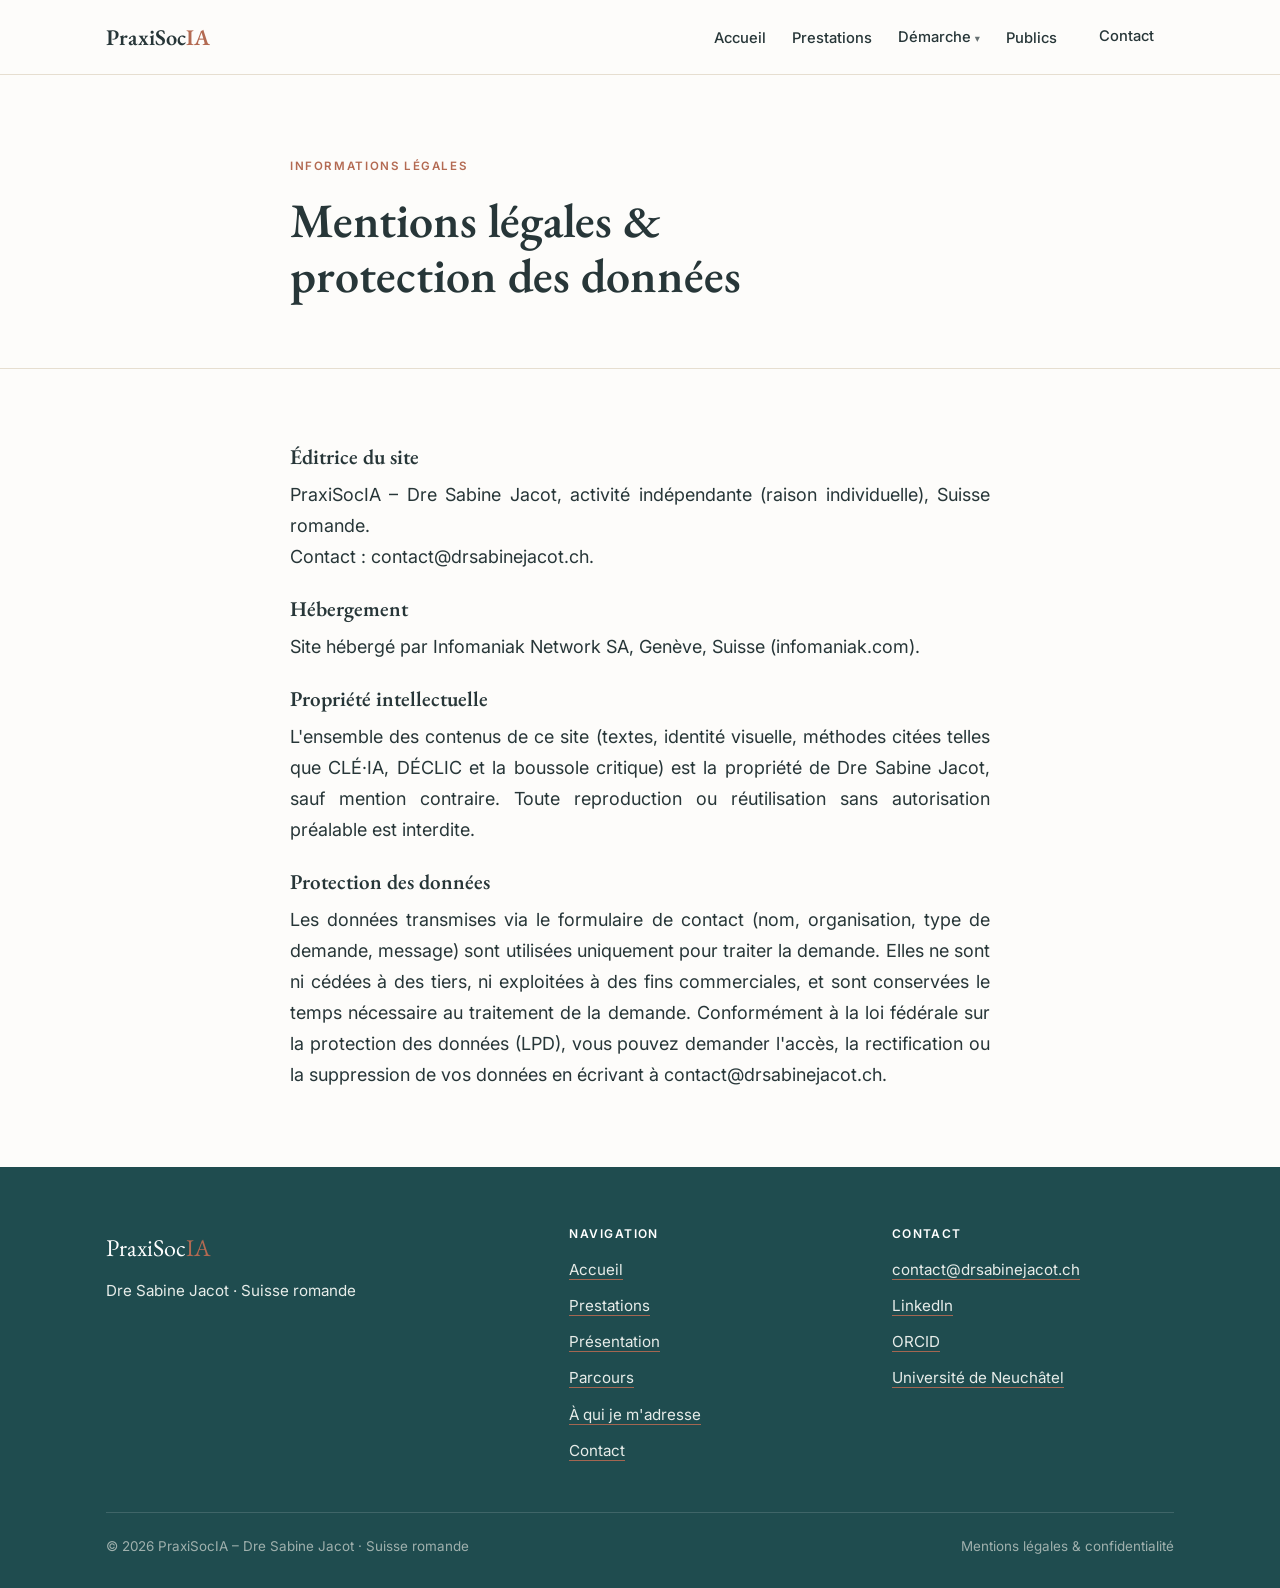
<file: mentions-legales.html>
<!DOCTYPE html>
<html lang="fr">
<head>
  <meta charset="UTF-8" />
  <script>document.documentElement.className += " js";</script>
  <meta name="viewport" content="width=device-width, initial-scale=1.0" />
  <title>Mentions légales &amp; confidentialité – PraxiSocIA</title>
  <meta name="description" content="Mentions légales et politique de protection des données du site PraxiSocIA (Dre Sabine Jacot)." />
  <meta name="author" content="Dre Sabine Jacot" />
  <meta property="og:title" content="Mentions légales &amp; confidentialité – PraxiSocIA" />
  <meta property="og:description" content="Mentions légales et politique de protection des données du site PraxiSocIA (Dre Sabine Jacot)." />
  <meta property="og:type" content="website" />
  <meta property="og:locale" content="fr_CH" />
  <link rel="icon" type="image/svg+xml" href="favicon.svg" />
  <link rel="preconnect" href="https://fonts.googleapis.com" />
  <link rel="preconnect" href="https://fonts.gstatic.com" crossorigin />
  <link href="https://fonts.googleapis.com/css2?family=EB+Garamond:ital,wght@0,400;0,500;0,600;1,400;1,500&family=Inter:wght@400;500;600;700&display=swap" rel="stylesheet" />
  <link rel="stylesheet" href="style.css" />
</head>
<body>

  <header class="site-header">
    <div class="wrap nav">
      <a href="/" class="brand">PraxiSoc<span class="ia">IA</span></a>
      <nav aria-label="Navigation principale">
        <button class="nav-toggle" aria-label="Ouvrir le menu" aria-expanded="false">
          <span></span><span></span><span></span>
        </button>
        <ul class="nav-links">
          <li><a href="/">Accueil</a></li>
          <li><a href="prestations.html">Prestations</a></li>
          <li class="has-dropdown">
            <button class="dropbtn" aria-haspopup="true" aria-expanded="false">Démarche</button>
            <ul class="dropdown">
              <li><a href="presentation.html">Présentation</a></li>
              <li><a href="le-nom.html">Le nom</a></li>
              <li><a href="approche-ia.html">Une approche sociologique de l'IA</a></li>
              <li><a href="parcours.html">Parcours</a></li>
            </ul>
          </li>
          <li><a href="publics.html">Publics</a></li>
          <li><a href="contact.html" class="btn btn--primary">Contact</a></li>
        </ul>
      </nav>
    </div>
  </header>

  <section class="page-hero">
    <div class="wrap narrow reveal">
      <span class="eyebrow">Informations légales</span>
      <h1>Mentions légales &amp; protection des données</h1>
    </div>
  </section>

  <section class="section">
    <div class="wrap narrow reveal">
      <div class="prose">
        <h3>Éditrice du site</h3>
        <p>PraxiSocIA – Dre Sabine Jacot, activité indépendante (raison individuelle), Suisse romande.<br />
        Contact : contact@drsabinejacot.ch.</p>

        <h3>Hébergement</h3>
        <p>Site hébergé par Infomaniak Network SA, Genève, Suisse (infomaniak.com).</p>

        <h3>Propriété intellectuelle</h3>
        <p>L'ensemble des contenus de ce site (textes, identité visuelle, méthodes citées telles que CLÉ·IA, DÉCLIC et la boussole critique) est la propriété de Dre Sabine Jacot, sauf mention contraire. Toute reproduction ou réutilisation sans autorisation préalable est interdite.</p>

        <h3>Protection des données</h3>
        <p>Les données transmises via le formulaire de contact (nom, organisation, type de demande, message) sont utilisées uniquement pour traiter la demande. Elles ne sont ni cédées à des tiers, ni exploitées à des fins commerciales, et sont conservées le temps nécessaire au traitement de la demande. Conformément à la loi fédérale sur la protection des données (LPD), vous pouvez demander l'accès, la rectification ou la suppression de vos données en écrivant à contact@drsabinejacot.ch.</p>
      </div>
    </div>
  </section>

  <footer class="site-footer">
    <div class="wrap">
      <div class="footer-grid">
        <div>
          <div class="footer-brand">PraxiSoc<span class="ia">IA</span></div>
          <p class="footer-place">Dre Sabine Jacot · Suisse romande</p>
        </div>
        <div>
          <h4>Navigation</h4>
          <ul class="footer-links">
            <li><a href="/">Accueil</a></li>
            <li><a href="prestations.html">Prestations</a></li>
            <li><a href="presentation.html">Présentation</a></li>
            <li><a href="parcours.html">Parcours</a></li>
            <li><a href="publics.html">À qui je m'adresse</a></li>
            <li><a href="contact.html">Contact</a></li>
          </ul>
        </div>
        <div>
          <h4>Contact</h4>
          <ul class="footer-links">
            <li><a href="mailto:contact@drsabinejacot.ch">contact@drsabinejacot.ch</a></li>
            <li><a href="https://www.linkedin.com/in/sabine-jacot-phd-59706824/" target="_blank" rel="noopener">LinkedIn</a></li>
            <li><a href="https://orcid.org/0000-0003-3725-4832" target="_blank" rel="noopener">ORCID</a></li>
            <li><a href="https://www.unine.ch/socio/presentation/equipe/sabine-jacot/" target="_blank" rel="noopener">Université de Neuchâtel</a></li>
          </ul>
        </div>
      </div>
      <div class="footer-bottom">
        <span>© <span id="year">2026</span> PraxiSocIA – Dre Sabine Jacot · Suisse romande</span>
        <span><a href="mentions-legales.html">Mentions légales &amp; confidentialité</a></span>
      </div>
    </div>
  </footer>

  <script src="main.js"></script>
</body>
</html>
</file>
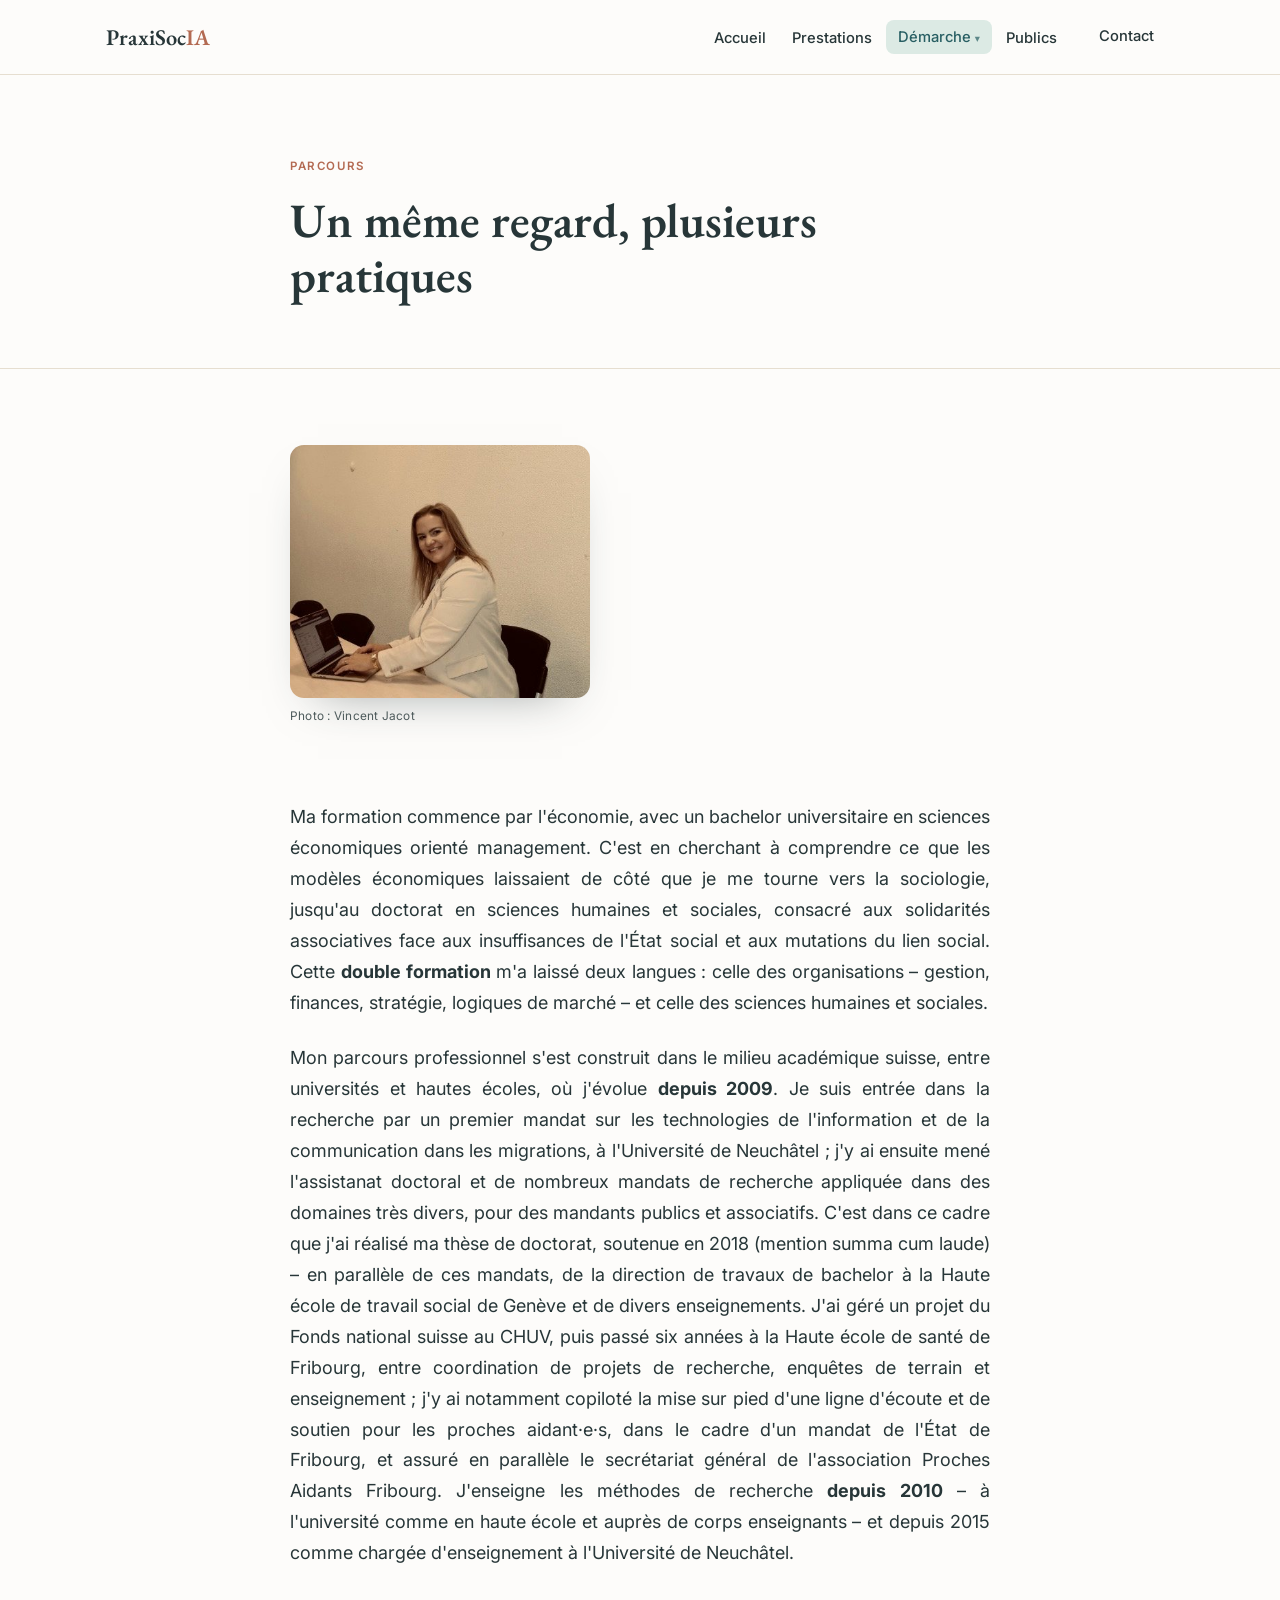
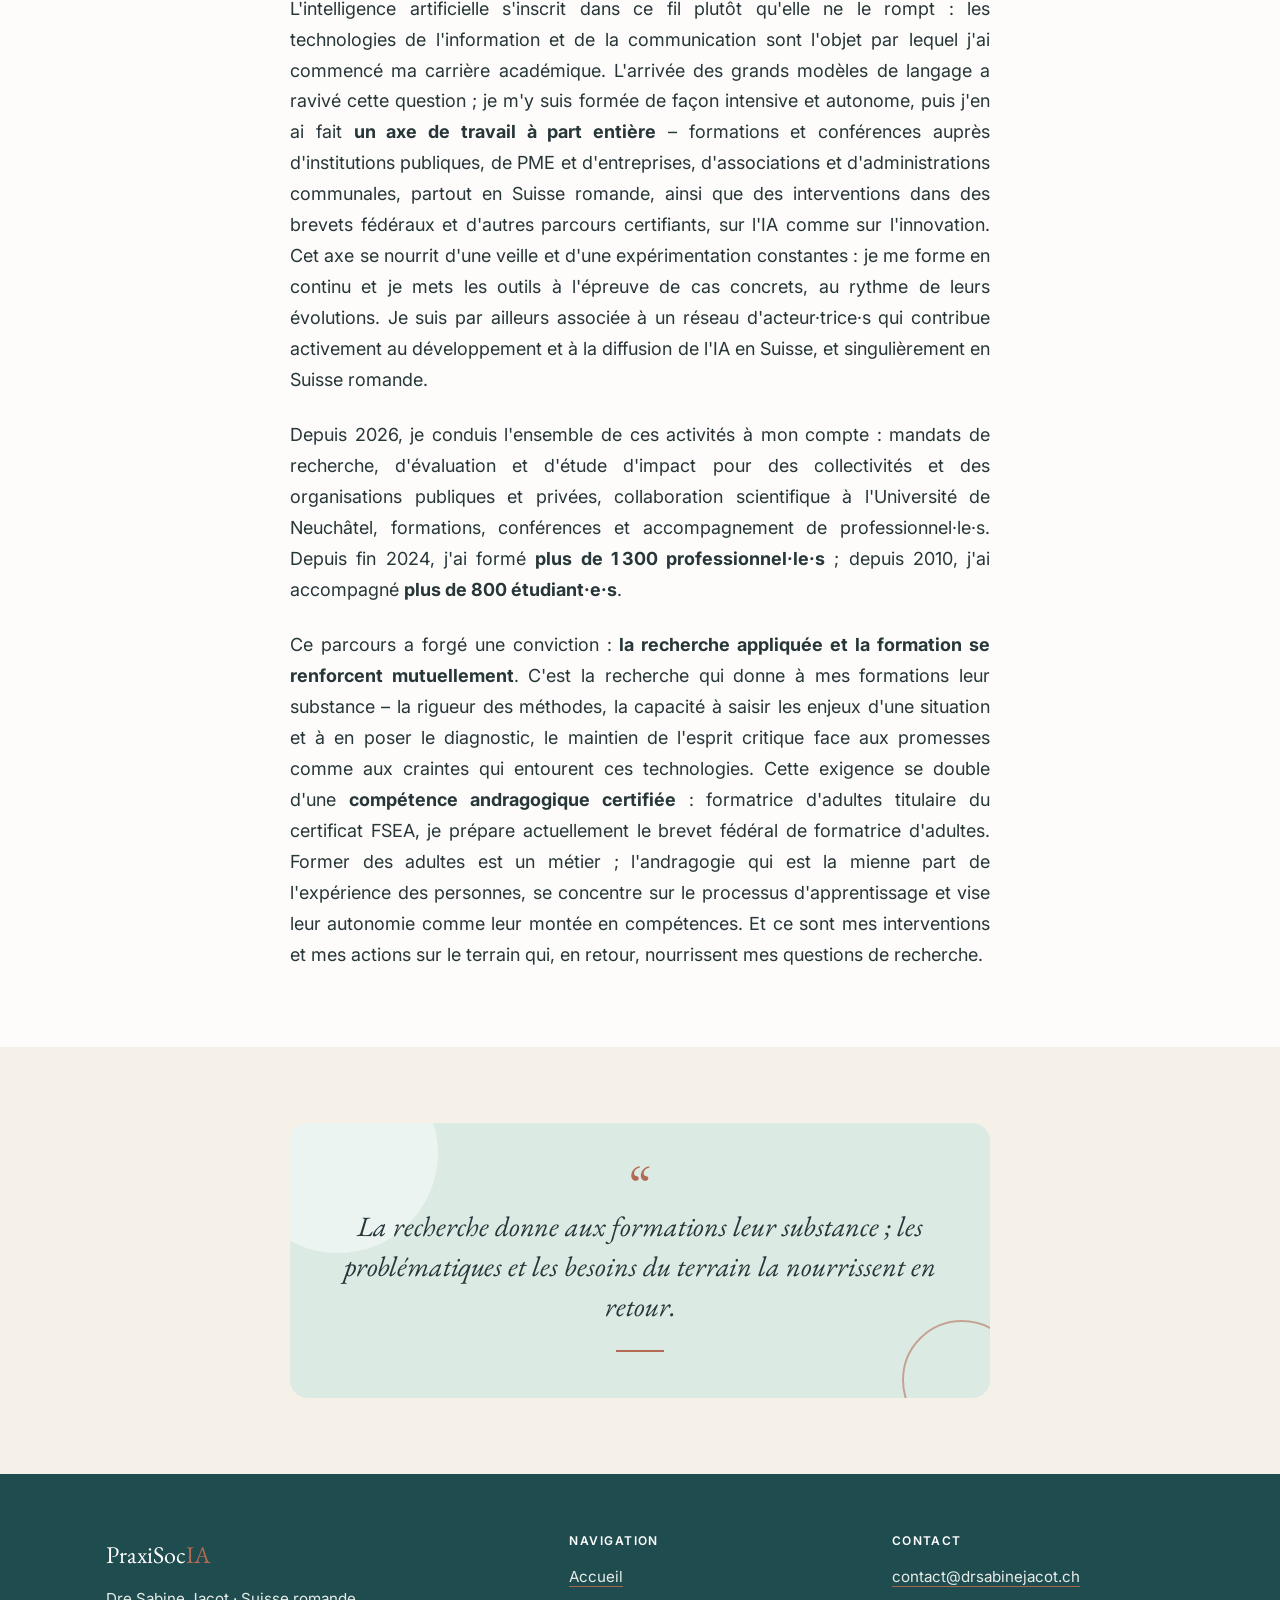
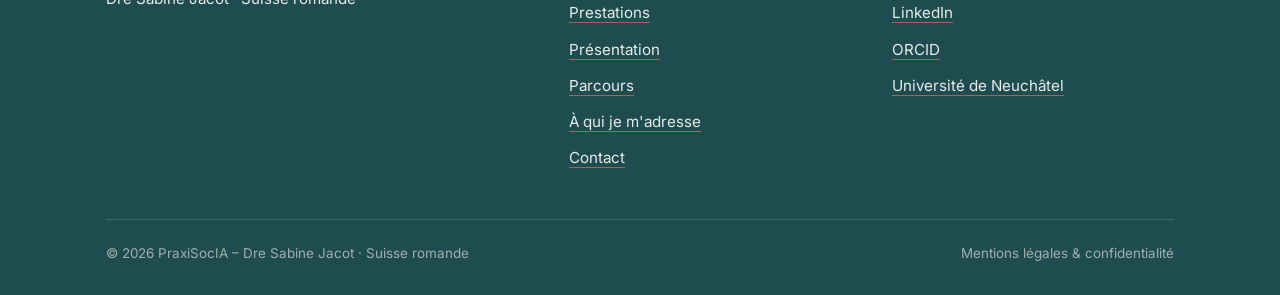
<file: parcours.html>
<!DOCTYPE html>
<html lang="fr">
<head>
  <meta charset="UTF-8" />
  <script>document.documentElement.className += " js";</script>
  <meta name="viewport" content="width=device-width, initial-scale=1.0" />
  <title>Parcours – Dre Sabine Jacot · PraxiSocIA</title>
  <meta name="description" content="De l'économie à la sociologie, du doctorat (2018, summa cum laude) à l'enseignement universitaire : un parcours académique et de terrain en Suisse romande." />
  <meta name="author" content="Dre Sabine Jacot" />
  <meta property="og:title" content="Parcours – Dre Sabine Jacot · PraxiSocIA" />
  <meta property="og:description" content="De l'économie à la sociologie, du doctorat (2018, summa cum laude) à l'enseignement universitaire : un parcours académique et de terrain en Suisse romande." />
  <meta property="og:type" content="profile" />
  <meta property="og:locale" content="fr_CH" />
  <link rel="icon" type="image/svg+xml" href="favicon.svg" />
  <link rel="preconnect" href="https://fonts.googleapis.com" />
  <link rel="preconnect" href="https://fonts.gstatic.com" crossorigin />
  <link href="https://fonts.googleapis.com/css2?family=EB+Garamond:ital,wght@0,400;0,500;0,600;1,400;1,500&family=Inter:wght@400;500;600;700&display=swap" rel="stylesheet" />
  <link rel="stylesheet" href="style.css" />
</head>
<body>

  <header class="site-header">
    <div class="wrap nav">
      <a href="/" class="brand">PraxiSoc<span class="ia">IA</span></a>
      <nav aria-label="Navigation principale">
        <button class="nav-toggle" aria-label="Ouvrir le menu" aria-expanded="false">
          <span></span><span></span><span></span>
        </button>
        <ul class="nav-links">
          <li><a href="/">Accueil</a></li>
          <li><a href="prestations.html">Prestations</a></li>
          <li class="has-dropdown active">
            <button class="dropbtn" aria-haspopup="true" aria-expanded="false">Démarche</button>
            <ul class="dropdown">
              <li><a href="presentation.html">Présentation</a></li>
              <li><a href="le-nom.html">Le nom</a></li>
              <li><a href="approche-ia.html">Une approche sociologique de l'IA</a></li>
              <li><a href="parcours.html">Parcours</a></li>
            </ul>
          </li>
          <li><a href="publics.html">Publics</a></li>
          <li><a href="contact.html" class="btn btn--primary">Contact</a></li>
        </ul>
      </nav>
    </div>
  </header>

  <section class="page-hero">
    <div class="wrap narrow reveal">
      <span class="eyebrow">Parcours</span>
      <h1>Un même regard, plusieurs pratiques</h1>
    </div>
  </section>

  <section class="section" style="padding-bottom:0">
    <div class="wrap narrow">
      <figure class="portrait-photo">
        <img src="photo-bureau.jpg" alt="Sabine Jacot travaillant à son ordinateur" />
        <figcaption class="photo-credit">Photo : Vincent Jacot</figcaption>
      </figure>
    </div>
  </section>

  <section class="section">
    <div class="wrap narrow reveal">
      <div class="prose">
        <p>Ma formation commence par l'économie, avec un bachelor universitaire en sciences économiques orienté management. C'est en cherchant à comprendre ce que les modèles économiques laissaient de côté que je me tourne vers la sociologie, jusqu'au doctorat en sciences humaines et sociales, consacré aux solidarités associatives face aux insuffisances de l'État social et aux mutations du lien social. Cette <strong>double formation</strong> m'a laissé deux langues : celle des organisations – gestion, finances, stratégie, logiques de marché – et celle des sciences humaines et sociales.</p>
        <p>Mon parcours professionnel s'est construit dans le milieu académique suisse, entre universités et hautes écoles, où j'évolue <strong>depuis 2009</strong>. Je suis entrée dans la recherche par un premier mandat sur les technologies de l'information et de la communication dans les migrations, à l'Université de Neuchâtel ; j'y ai ensuite mené l'assistanat doctoral et de nombreux mandats de recherche appliquée dans des domaines très divers, pour des mandants publics et associatifs. C'est dans ce cadre que j'ai réalisé ma thèse de doctorat, soutenue en 2018 (mention summa cum laude) – en parallèle de ces mandats, de la direction de travaux de bachelor à la Haute école de travail social de Genève et de divers enseignements. J'ai géré un projet du Fonds national suisse au CHUV, puis passé six années à la Haute école de santé de Fribourg, entre coordination de projets de recherche, enquêtes de terrain et enseignement ; j'y ai notamment copiloté la mise sur pied d'une ligne d'écoute et de soutien pour les proches aidant·e·s, dans le cadre d'un mandat de l'État de Fribourg, et assuré en parallèle le secrétariat général de l'association Proches Aidants Fribourg. J'enseigne les méthodes de recherche <strong>depuis 2010</strong> – à l'université comme en haute école et auprès de corps enseignants – et depuis 2015 comme chargée d'enseignement à l'Université de Neuchâtel.</p>
        <p>L'intelligence artificielle s'inscrit dans ce fil plutôt qu'elle ne le rompt : les technologies de l'information et de la communication sont l'objet par lequel j'ai commencé ma carrière académique. L'arrivée des grands modèles de langage a ravivé cette question ; je m'y suis formée de façon intensive et autonome, puis j'en ai fait <strong>un axe de travail à part entière</strong> – formations et conférences auprès d'institutions publiques, de PME et d'entreprises, d'associations et d'administrations communales, partout en Suisse romande, ainsi que des interventions dans des brevets fédéraux et d'autres parcours certifiants, sur l'IA comme sur l'innovation. Cet axe se nourrit d'une veille et d'une expérimentation constantes : je me forme en continu et je mets les outils à l'épreuve de cas concrets, au rythme de leurs évolutions. Je suis par ailleurs associée à un réseau d'acteur·trice·s qui contribue activement au développement et à la diffusion de l'IA en Suisse, et singulièrement en Suisse romande.</p>
        <p>Depuis 2026, je conduis l'ensemble de ces activités à mon compte : mandats de recherche, d'évaluation et d'étude d'impact pour des collectivités et des organisations publiques et privées, collaboration scientifique à l'Université de Neuchâtel, formations, conférences et accompagnement de professionnel·le·s. Depuis fin 2024, j'ai formé <strong>plus de 1 300 professionnel·le·s</strong> ; depuis 2010, j'ai accompagné <strong>plus de 800 étudiant·e·s</strong>.</p>
        <p>Ce parcours a forgé une conviction : <strong>la recherche appliquée et la formation se renforcent mutuellement</strong>. C'est la recherche qui donne à mes formations leur substance – la rigueur des méthodes, la capacité à saisir les enjeux d'une situation et à en poser le diagnostic, le maintien de l'esprit critique face aux promesses comme aux craintes qui entourent ces technologies. Cette exigence se double d'une <strong>compétence andragogique certifiée</strong> : formatrice d'adultes titulaire du certificat FSEA, je prépare actuellement le brevet fédéral de formatrice d'adultes. Former des adultes est un métier ; l'andragogie qui est la mienne part de l'expérience des personnes, se concentre sur le processus d'apprentissage et vise leur autonomie comme leur montée en compétences. Et ce sont mes interventions et mes actions sur le terrain qui, en retour, nourrissent mes questions de recherche.</p>
      </div>
    </div>
  </section>

  <section class="section section--paper2">
    <div class="wrap narrow reveal">
      <div class="quote-card">
        <span class="qm" aria-hidden="true">&ldquo;</span>
        <blockquote>La recherche donne aux formations leur substance ; les problématiques et les besoins du terrain la nourrissent en retour.</blockquote>
        <hr class="qrule" />
      </div>
    </div>
  </section>

  <footer class="site-footer">
    <div class="wrap">
      <div class="footer-grid">
        <div>
          <div class="footer-brand">PraxiSoc<span class="ia">IA</span></div>
          <p class="footer-place">Dre Sabine Jacot · Suisse romande</p>
        </div>
        <div>
          <h4>Navigation</h4>
          <ul class="footer-links">
            <li><a href="/">Accueil</a></li>
            <li><a href="prestations.html">Prestations</a></li>
            <li><a href="presentation.html">Présentation</a></li>
            <li><a href="parcours.html">Parcours</a></li>
            <li><a href="publics.html">À qui je m'adresse</a></li>
            <li><a href="contact.html">Contact</a></li>
          </ul>
        </div>
        <div>
          <h4>Contact</h4>
          <ul class="footer-links">
            <li><a href="mailto:contact@drsabinejacot.ch">contact@drsabinejacot.ch</a></li>
            <li><a href="https://www.linkedin.com/in/sabine-jacot-phd-59706824/" target="_blank" rel="noopener">LinkedIn</a></li>
            <li><a href="https://orcid.org/0000-0003-3725-4832" target="_blank" rel="noopener">ORCID</a></li>
            <li><a href="https://www.unine.ch/socio/presentation/equipe/sabine-jacot/" target="_blank" rel="noopener">Université de Neuchâtel</a></li>
          </ul>
        </div>
      </div>
      <div class="footer-bottom">
        <span>© <span id="year">2026</span> PraxiSocIA – Dre Sabine Jacot · Suisse romande</span>
        <span><a href="mentions-legales.html">Mentions légales &amp; confidentialité</a></span>
      </div>
    </div>
  </footer>

  <script src="main.js"></script>
</body>
</html>
</file>
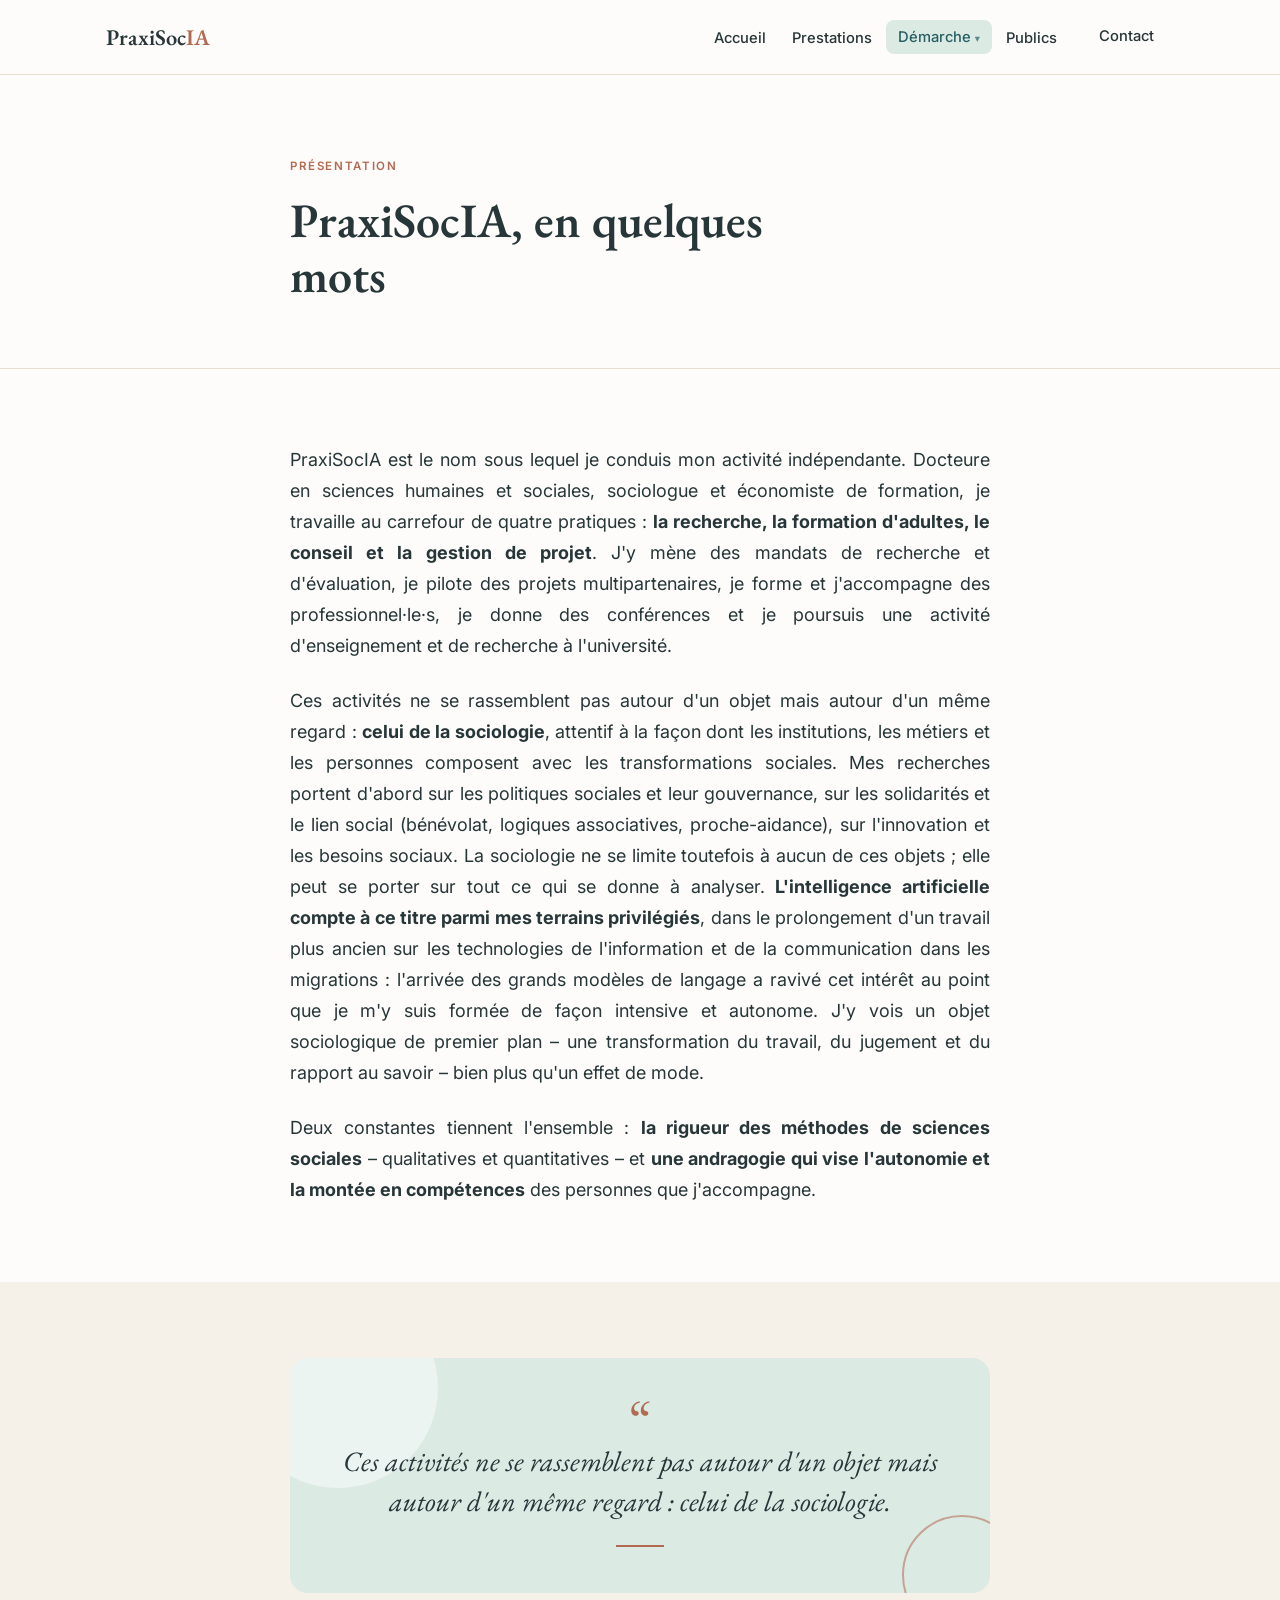
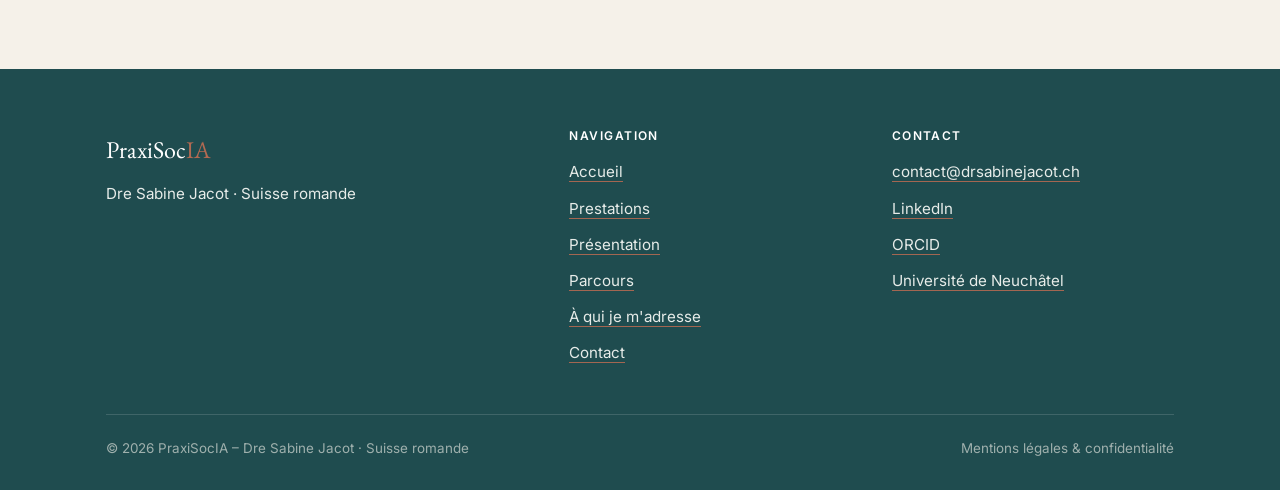
<file: presentation.html>
<!DOCTYPE html>
<html lang="fr">
<head>
  <meta charset="UTF-8" />
  <script>document.documentElement.className += " js";</script>
  <meta name="viewport" content="width=device-width, initial-scale=1.0" />
  <title>Présentation – Dre Sabine Jacot · PraxiSocIA</title>
  <meta name="description" content="PraxiSocIA, activité indépendante de Dre Sabine Jacot : recherche, formation d'adultes, conseil et gestion de projet, sous le regard de la sociologie." />
  <meta name="author" content="Dre Sabine Jacot" />
  <meta property="og:title" content="Présentation – Dre Sabine Jacot · PraxiSocIA" />
  <meta property="og:description" content="PraxiSocIA, activité indépendante de Dre Sabine Jacot : recherche, formation d'adultes, conseil et gestion de projet, sous le regard de la sociologie." />
  <meta property="og:type" content="profile" />
  <meta property="og:locale" content="fr_CH" />
  <link rel="icon" type="image/svg+xml" href="favicon.svg" />
  <link rel="preconnect" href="https://fonts.googleapis.com" />
  <link rel="preconnect" href="https://fonts.gstatic.com" crossorigin />
  <link href="https://fonts.googleapis.com/css2?family=EB+Garamond:ital,wght@0,400;0,500;0,600;1,400;1,500&family=Inter:wght@400;500;600;700&display=swap" rel="stylesheet" />
  <link rel="stylesheet" href="style.css" />
</head>
<body>

  <header class="site-header">
    <div class="wrap nav">
      <a href="/" class="brand">PraxiSoc<span class="ia">IA</span></a>
      <nav aria-label="Navigation principale">
        <button class="nav-toggle" aria-label="Ouvrir le menu" aria-expanded="false">
          <span></span><span></span><span></span>
        </button>
        <ul class="nav-links">
          <li><a href="/">Accueil</a></li>
          <li><a href="prestations.html">Prestations</a></li>
          <li class="has-dropdown active">
            <button class="dropbtn" aria-haspopup="true" aria-expanded="false">Démarche</button>
            <ul class="dropdown">
              <li><a href="presentation.html">Présentation</a></li>
              <li><a href="le-nom.html">Le nom</a></li>
              <li><a href="approche-ia.html">Une approche sociologique de l'IA</a></li>
              <li><a href="parcours.html">Parcours</a></li>
            </ul>
          </li>
          <li><a href="publics.html">Publics</a></li>
          <li><a href="contact.html" class="btn btn--primary">Contact</a></li>
        </ul>
      </nav>
    </div>
  </header>

  <section class="page-hero">
    <div class="wrap narrow reveal">
      <span class="eyebrow">Présentation</span>
      <h1>PraxiSocIA, en quelques mots</h1>
    </div>
  </section>

  <section class="section">
    <div class="wrap narrow reveal">
      <div class="prose">
        <p>PraxiSocIA est le nom sous lequel je conduis mon activité indépendante. Docteure en sciences humaines et sociales, sociologue et économiste de formation, je travaille au carrefour de quatre pratiques : <strong>la recherche, la formation d'adultes, le conseil et la gestion de projet</strong>. J'y mène des mandats de recherche et d'évaluation, je pilote des projets multipartenaires, je forme et j'accompagne des professionnel·le·s, je donne des conférences et je poursuis une activité d'enseignement et de recherche à l'université.</p>
        <p>Ces activités ne se rassemblent pas autour d'un objet mais autour d'un même regard : <strong>celui de la sociologie</strong>, attentif à la façon dont les institutions, les métiers et les personnes composent avec les transformations sociales. Mes recherches portent d'abord sur les politiques sociales et leur gouvernance, sur les solidarités et le lien social (bénévolat, logiques associatives, proche-aidance), sur l'innovation et les besoins sociaux. La sociologie ne se limite toutefois à aucun de ces objets ; elle peut se porter sur tout ce qui se donne à analyser. <strong>L'intelligence artificielle compte à ce titre parmi mes terrains privilégiés</strong>, dans le prolongement d'un travail plus ancien sur les technologies de l'information et de la communication dans les migrations : l'arrivée des grands modèles de langage a ravivé cet intérêt au point que je m'y suis formée de façon intensive et autonome. J'y vois un objet sociologique de premier plan – une transformation du travail, du jugement et du rapport au savoir – bien plus qu'un effet de mode.</p>
        <p>Deux constantes tiennent l'ensemble : <strong>la rigueur des méthodes de sciences sociales</strong> – qualitatives et quantitatives – et <strong>une andragogie qui vise l'autonomie et la montée en compétences</strong> des personnes que j'accompagne.</p>
      </div>
    </div>
  </section>

  <section class="section section--paper2">
    <div class="wrap narrow reveal">
      <div class="quote-card">
        <span class="qm" aria-hidden="true">&ldquo;</span>
        <blockquote>Ces activités ne se rassemblent pas autour d'un objet mais autour d'un même regard : celui de la sociologie.</blockquote>
        <hr class="qrule" />
      </div>
    </div>
  </section>

  <footer class="site-footer">
    <div class="wrap">
      <div class="footer-grid">
        <div>
          <div class="footer-brand">PraxiSoc<span class="ia">IA</span></div>
          <p class="footer-place">Dre Sabine Jacot · Suisse romande</p>
        </div>
        <div>
          <h4>Navigation</h4>
          <ul class="footer-links">
            <li><a href="/">Accueil</a></li>
            <li><a href="prestations.html">Prestations</a></li>
            <li><a href="presentation.html">Présentation</a></li>
            <li><a href="parcours.html">Parcours</a></li>
            <li><a href="publics.html">À qui je m'adresse</a></li>
            <li><a href="contact.html">Contact</a></li>
          </ul>
        </div>
        <div>
          <h4>Contact</h4>
          <ul class="footer-links">
            <li><a href="mailto:contact@drsabinejacot.ch">contact@drsabinejacot.ch</a></li>
            <li><a href="https://www.linkedin.com/in/sabine-jacot-phd-59706824/" target="_blank" rel="noopener">LinkedIn</a></li>
            <li><a href="https://orcid.org/0000-0003-3725-4832" target="_blank" rel="noopener">ORCID</a></li>
            <li><a href="https://www.unine.ch/socio/presentation/equipe/sabine-jacot/" target="_blank" rel="noopener">Université de Neuchâtel</a></li>
          </ul>
        </div>
      </div>
      <div class="footer-bottom">
        <span>© <span id="year">2026</span> PraxiSocIA – Dre Sabine Jacot · Suisse romande</span>
        <span><a href="mentions-legales.html">Mentions légales &amp; confidentialité</a></span>
      </div>
    </div>
  </footer>

  <script src="main.js"></script>
</body>
</html>
</file>
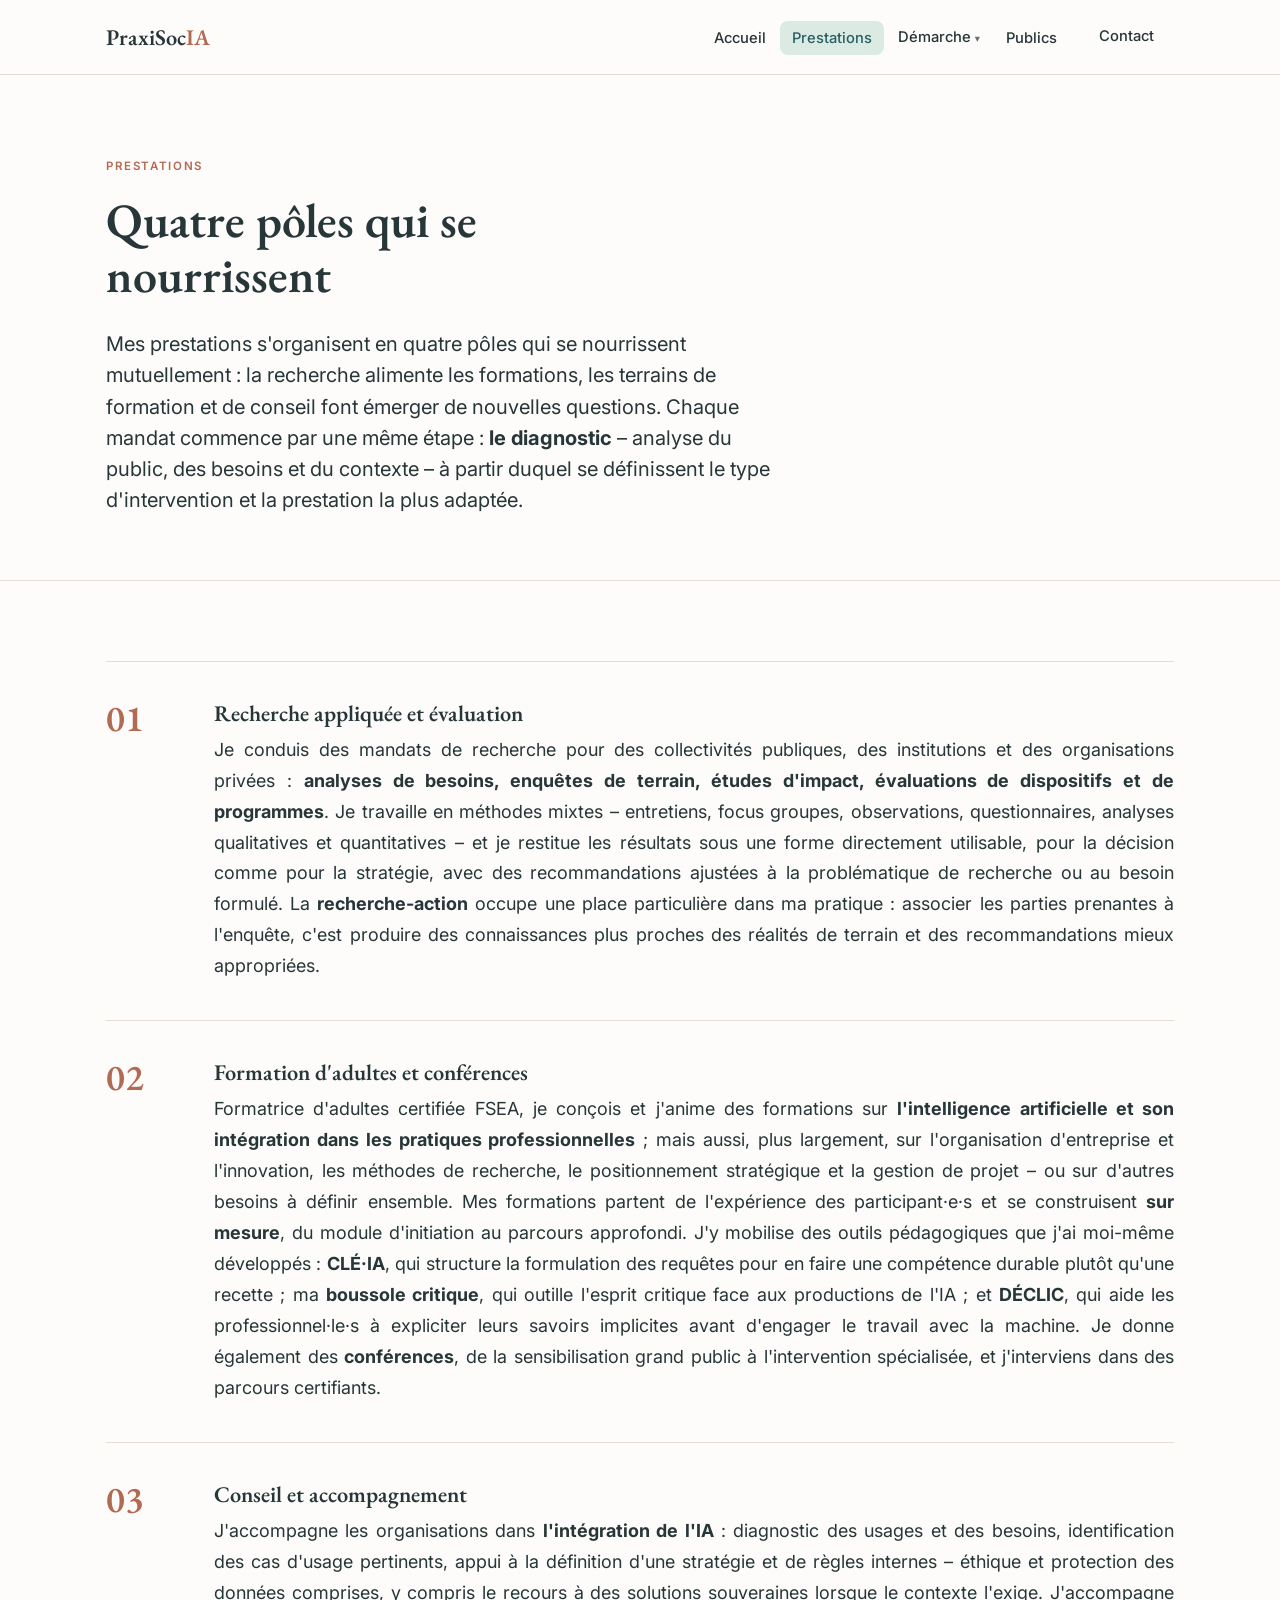
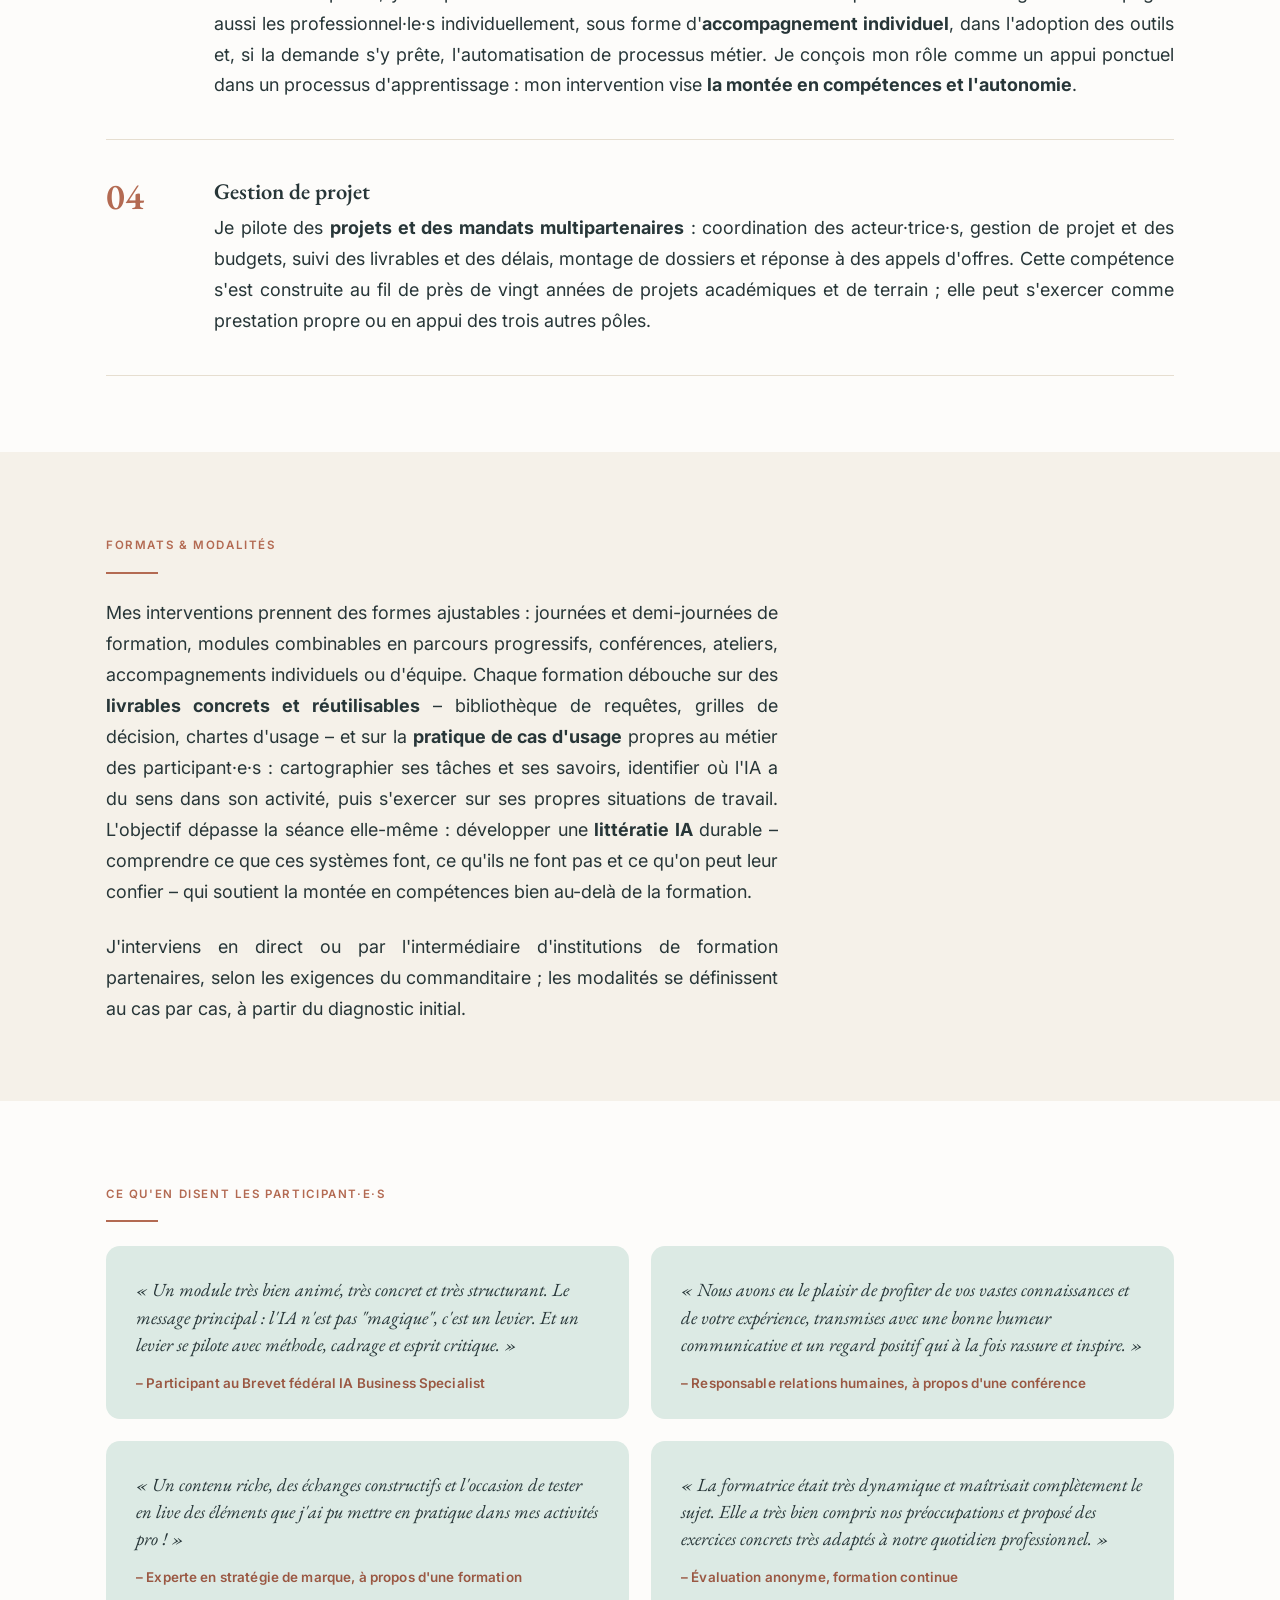
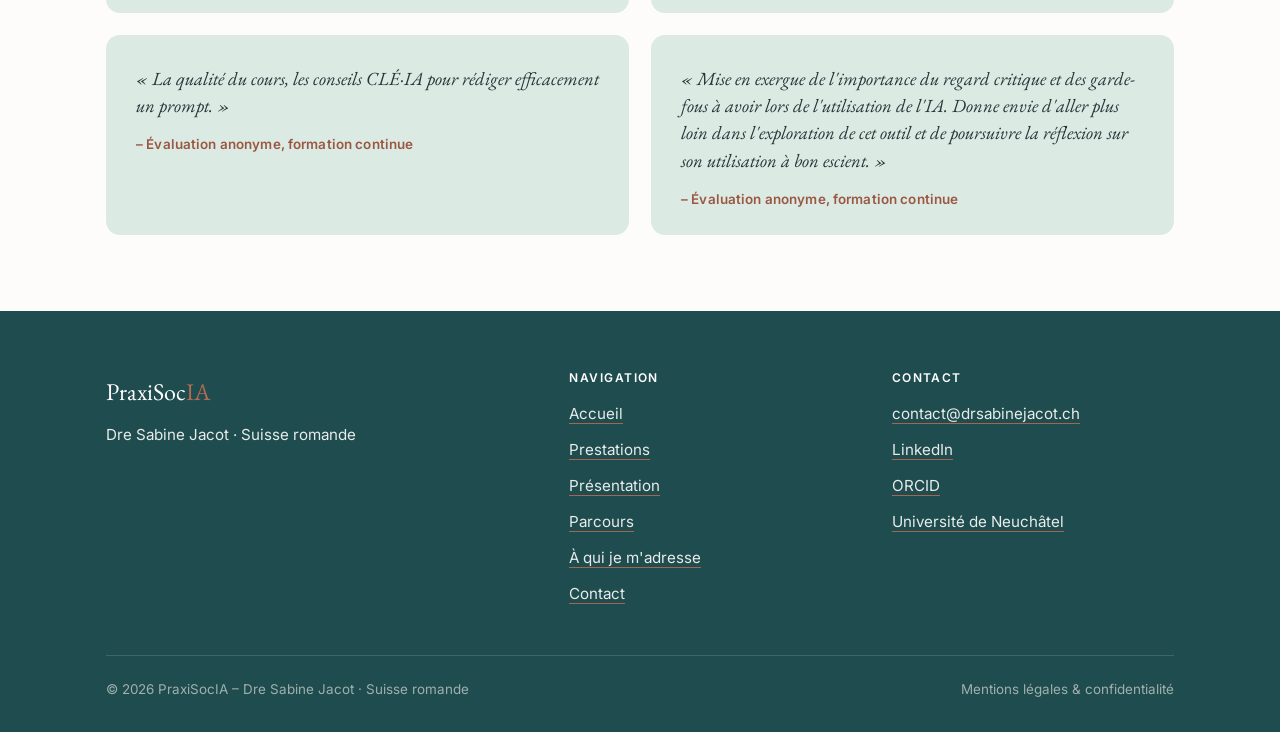
<file: prestations.html>
<!DOCTYPE html>
<html lang="fr">
<head>
  <meta charset="UTF-8" />
  <script>document.documentElement.className += " js";</script>
  <meta name="viewport" content="width=device-width, initial-scale=1.0" />
  <title>Prestations – recherche, formation, conseil, gestion de projet · PraxiSocIA</title>
  <meta name="description" content="Quatre pôles : recherche appliquée et évaluation, formation d'adultes et conférences, conseil et accompagnement, gestion de projet. Des interventions sur mesure." />
  <meta name="author" content="Dre Sabine Jacot" />
  <meta property="og:title" content="Prestations – recherche, formation, conseil, gestion de projet · PraxiSocIA" />
  <meta property="og:description" content="Quatre pôles : recherche appliquée et évaluation, formation d'adultes et conférences, conseil et accompagnement, gestion de projet. Des interventions sur mesure." />
  <meta property="og:type" content="website" />
  <meta property="og:locale" content="fr_CH" />
  <link rel="icon" type="image/svg+xml" href="favicon.svg" />
  <link rel="preconnect" href="https://fonts.googleapis.com" />
  <link rel="preconnect" href="https://fonts.gstatic.com" crossorigin />
  <link href="https://fonts.googleapis.com/css2?family=EB+Garamond:ital,wght@0,400;0,500;0,600;1,400;1,500&family=Inter:wght@400;500;600;700&display=swap" rel="stylesheet" />
  <link rel="stylesheet" href="style.css" />
</head>
<body>

  <header class="site-header">
    <div class="wrap nav">
      <a href="/" class="brand">PraxiSoc<span class="ia">IA</span></a>
      <nav aria-label="Navigation principale">
        <button class="nav-toggle" aria-label="Ouvrir le menu" aria-expanded="false">
          <span></span><span></span><span></span>
        </button>
        <ul class="nav-links">
          <li><a href="/">Accueil</a></li>
          <li><a href="prestations.html" class="active">Prestations</a></li>
          <li class="has-dropdown">
            <button class="dropbtn" aria-haspopup="true" aria-expanded="false">Démarche</button>
            <ul class="dropdown">
              <li><a href="presentation.html">Présentation</a></li>
              <li><a href="le-nom.html">Le nom</a></li>
              <li><a href="approche-ia.html">Une approche sociologique de l'IA</a></li>
              <li><a href="parcours.html">Parcours</a></li>
            </ul>
          </li>
          <li><a href="publics.html">Publics</a></li>
          <li><a href="contact.html" class="btn btn--primary">Contact</a></li>
        </ul>
      </nav>
    </div>
  </header>

  <section class="page-hero">
    <div class="wrap reveal">
      <span class="eyebrow">Prestations</span>
      <h1>Quatre pôles qui se nourrissent</h1>
      <p class="lead">Mes prestations s'organisent en quatre pôles qui se nourrissent mutuellement : la recherche alimente les formations, les terrains de formation et de conseil font émerger de nouvelles questions. Chaque mandat commence par une même étape : <strong>le diagnostic</strong> – analyse du public, des besoins et du contexte – à partir duquel se définissent le type d'intervention et la prestation la plus adaptée.</p>
    </div>
  </section>

  <section class="section">
    <div class="wrap">
      <div class="poles">
      <div class="pole reveal" id="recherche">
        <div class="pole-num">01</div>
        <div class="prose">
          <h3>Recherche appliquée et évaluation</h3>
          <p>Je conduis des mandats de recherche pour des collectivités publiques, des institutions et des organisations privées : <strong>analyses de besoins, enquêtes de terrain, études d'impact, évaluations de dispositifs et de programmes</strong>. Je travaille en méthodes mixtes – entretiens, focus groupes, observations, questionnaires, analyses qualitatives et quantitatives – et je restitue les résultats sous une forme directement utilisable, pour la décision comme pour la stratégie, avec des recommandations ajustées à la problématique de recherche ou au besoin formulé. La <strong>recherche-action</strong> occupe une place particulière dans ma pratique : associer les parties prenantes à l'enquête, c'est produire des connaissances plus proches des réalités de terrain et des recommandations mieux appropriées.</p>
        </div>
      </div>
      <div class="pole reveal" id="formation">
        <div class="pole-num">02</div>
        <div class="prose">
          <h3>Formation d'adultes et conférences</h3>
          <p>Formatrice d'adultes certifiée FSEA, je conçois et j'anime des formations sur <strong>l'intelligence artificielle et son intégration dans les pratiques professionnelles</strong> ; mais aussi, plus largement, sur l'organisation d'entreprise et l'innovation, les méthodes de recherche, le positionnement stratégique et la gestion de projet – ou sur d'autres besoins à définir ensemble. Mes formations partent de l'expérience des participant·e·s et se construisent <strong>sur mesure</strong>, du module d'initiation au parcours approfondi. J'y mobilise des outils pédagogiques que j'ai moi-même développés : <strong>CLÉ·IA</strong>, qui structure la formulation des requêtes pour en faire une compétence durable plutôt qu'une recette ; ma <strong>boussole critique</strong>, qui outille l'esprit critique face aux productions de l'IA ; et <strong>DÉCLIC</strong>, qui aide les professionnel·le·s à expliciter leurs savoirs implicites avant d'engager le travail avec la machine. Je donne également des <strong>conférences</strong>, de la sensibilisation grand public à l'intervention spécialisée, et j'interviens dans des parcours certifiants.</p>
        </div>
      </div>
      <div class="pole reveal" id="conseil">
        <div class="pole-num">03</div>
        <div class="prose">
          <h3>Conseil et accompagnement</h3>
          <p>J'accompagne les organisations dans <strong>l'intégration de l'IA</strong> : diagnostic des usages et des besoins, identification des cas d'usage pertinents, appui à la définition d'une stratégie et de règles internes – éthique et protection des données comprises, y compris le recours à des solutions souveraines lorsque le contexte l'exige. J'accompagne aussi les professionnel·le·s individuellement, sous forme d'<strong>accompagnement individuel</strong>, dans l'adoption des outils et, si la demande s'y prête, l'automatisation de processus métier. Je conçois mon rôle comme un appui ponctuel dans un processus d'apprentissage : mon intervention vise <strong>la montée en compétences et l'autonomie</strong>.</p>
        </div>
      </div>
      <div class="pole reveal" id="projet">
        <div class="pole-num">04</div>
        <div class="prose">
          <h3>Gestion de projet</h3>
          <p>Je pilote des <strong>projets et des mandats multipartenaires</strong> : coordination des acteur·trice·s, gestion de projet et des budgets, suivi des livrables et des délais, montage de dossiers et réponse à des appels d'offres. Cette compétence s'est construite au fil de près de vingt années de projets académiques et de terrain ; elle peut s'exercer comme prestation propre ou en appui des trois autres pôles.</p>
        </div>
      </div>
      </div>
    </div>
  </section>

  <section class="section section--paper2">
    <div class="wrap reveal">
      <span class="eyebrow">Formats &amp; modalités</span>
      <hr class="rule--terra" />
      <div class="prose">
        <p>Mes interventions prennent des formes ajustables : journées et demi-journées de formation, modules combinables en parcours progressifs, conférences, ateliers, accompagnements individuels ou d'équipe. Chaque formation débouche sur des <strong>livrables concrets et réutilisables</strong> – bibliothèque de requêtes, grilles de décision, chartes d'usage – et sur la <strong>pratique de cas d'usage</strong> propres au métier des participant·e·s : cartographier ses tâches et ses savoirs, identifier où l'IA a du sens dans son activité, puis s'exercer sur ses propres situations de travail. L'objectif dépasse la séance elle-même : développer une <strong>littératie IA</strong> durable – comprendre ce que ces systèmes font, ce qu'ils ne font pas et ce qu'on peut leur confier – qui soutient la montée en compétences bien au-delà de la formation.</p>
        <p>J'interviens en direct ou par l'intermédiaire d'institutions de formation partenaires, selon les exigences du commanditaire ; les modalités se définissent au cas par cas, à partir du diagnostic initial.</p>
      </div>
    </div>
  </section>

  <section class="section">
    <div class="wrap reveal">
      <span class="eyebrow">Ce qu'en disent les participant·e·s</span>
      <hr class="rule--terra" />
      <div class="testi-grid">
        <figure class="testi-card">
          <blockquote>« Un module très bien animé, très concret et très structurant. Le message principal : l'IA n'est pas "magique", c'est un levier. Et un levier se pilote avec méthode, cadrage et esprit critique. »</blockquote>
          <figcaption>– Participant au Brevet fédéral IA Business Specialist</figcaption>
        </figure>
        <figure class="testi-card">
          <blockquote>« Nous avons eu le plaisir de profiter de vos vastes connaissances et de votre expérience, transmises avec une bonne humeur communicative et un regard positif qui à la fois rassure et inspire. »</blockquote>
          <figcaption>– Responsable relations humaines, à propos d'une conférence</figcaption>
        </figure>
        <figure class="testi-card">
          <blockquote>« Un contenu riche, des échanges constructifs et l'occasion de tester en live des éléments que j'ai pu mettre en pratique dans mes activités pro ! »</blockquote>
          <figcaption>– Experte en stratégie de marque, à propos d'une formation</figcaption>
        </figure>
        <figure class="testi-card">
          <blockquote>« La formatrice était très dynamique et maîtrisait complètement le sujet. Elle a très bien compris nos préoccupations et proposé des exercices concrets très adaptés à notre quotidien professionnel. »</blockquote>
          <figcaption>– Évaluation anonyme, formation continue</figcaption>
        </figure>
        <figure class="testi-card">
          <blockquote>« La qualité du cours, les conseils CLÉ·IA pour rédiger efficacement un prompt. »</blockquote>
          <figcaption>– Évaluation anonyme, formation continue</figcaption>
        </figure>
        <figure class="testi-card">
          <blockquote>« Mise en exergue de l'importance du regard critique et des garde-fous à avoir lors de l'utilisation de l'IA. Donne envie d'aller plus loin dans l'exploration de cet outil et de poursuivre la réflexion sur son utilisation à bon escient. »</blockquote>
          <figcaption>– Évaluation anonyme, formation continue</figcaption>
        </figure>
      </div>

    </div>
  </section>

  <footer class="site-footer">
    <div class="wrap">
      <div class="footer-grid">
        <div>
          <div class="footer-brand">PraxiSoc<span class="ia">IA</span></div>
          <p class="footer-place">Dre Sabine Jacot · Suisse romande</p>
        </div>
        <div>
          <h4>Navigation</h4>
          <ul class="footer-links">
            <li><a href="/">Accueil</a></li>
            <li><a href="prestations.html">Prestations</a></li>
            <li><a href="presentation.html">Présentation</a></li>
            <li><a href="parcours.html">Parcours</a></li>
            <li><a href="publics.html">À qui je m'adresse</a></li>
            <li><a href="contact.html">Contact</a></li>
          </ul>
        </div>
        <div>
          <h4>Contact</h4>
          <ul class="footer-links">
            <li><a href="mailto:contact@drsabinejacot.ch">contact@drsabinejacot.ch</a></li>
            <li><a href="https://www.linkedin.com/in/sabine-jacot-phd-59706824/" target="_blank" rel="noopener">LinkedIn</a></li>
            <li><a href="https://orcid.org/0000-0003-3725-4832" target="_blank" rel="noopener">ORCID</a></li>
            <li><a href="https://www.unine.ch/socio/presentation/equipe/sabine-jacot/" target="_blank" rel="noopener">Université de Neuchâtel</a></li>
          </ul>
        </div>
      </div>
      <div class="footer-bottom">
        <span>© <span id="year">2026</span> PraxiSocIA – Dre Sabine Jacot · Suisse romande</span>
        <span><a href="mentions-legales.html">Mentions légales &amp; confidentialité</a></span>
      </div>
    </div>
  </footer>

  <script src="main.js"></script>
</body>
</html>
</file>
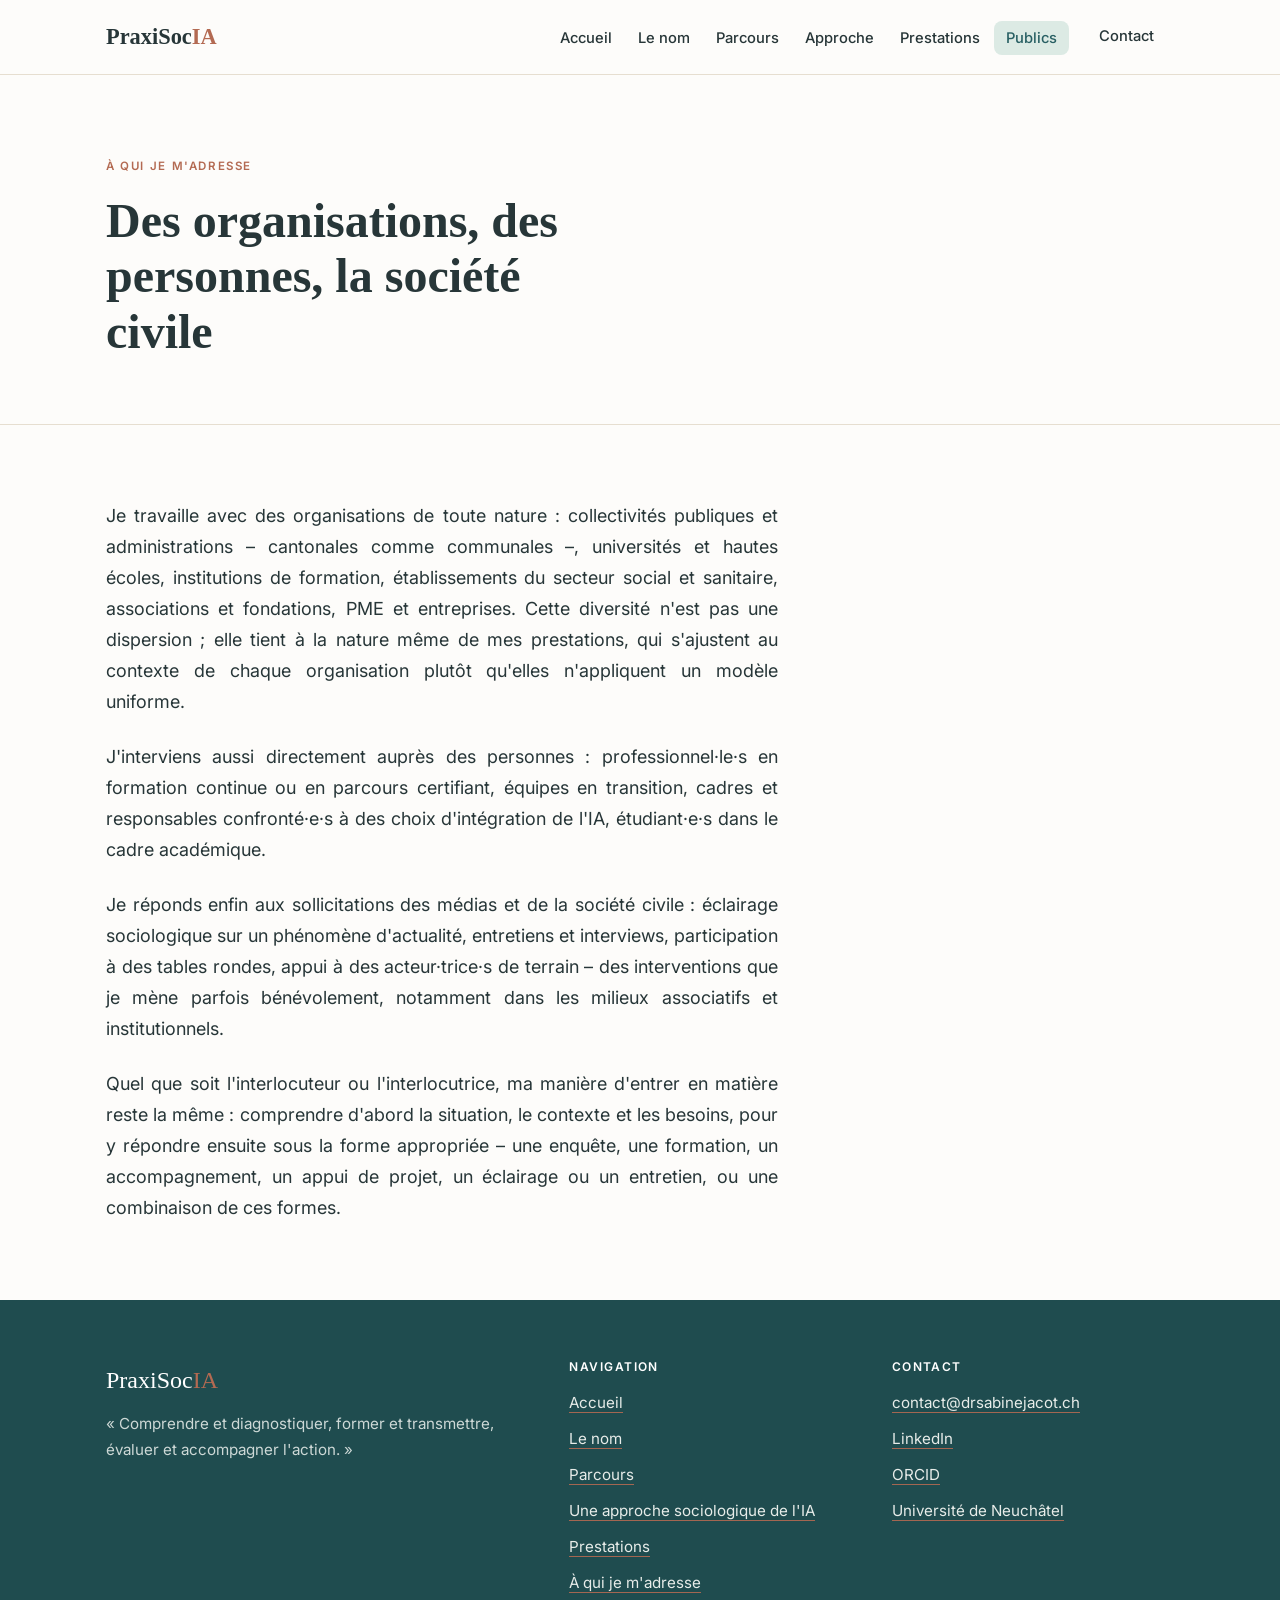
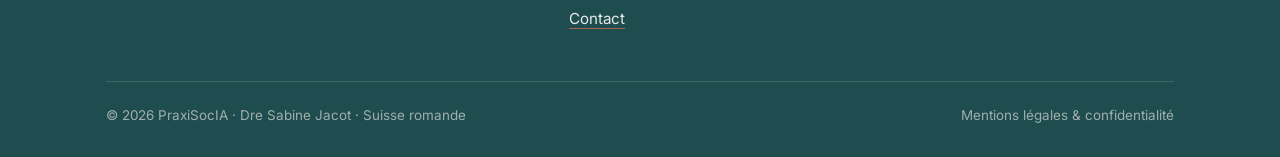
<file: publics.html>
<!DOCTYPE html>
<html lang="fr">
<head>
  <meta charset="UTF-8" />
  <script>document.documentElement.className += " js";</script>
  <meta name="viewport" content="width=device-width, initial-scale=1.0" />
  <title>À qui je m'adresse – PraxiSocIA · Dre Sabine Jacot</title>
  <meta name="description" content="Collectivités publiques, universités et hautes écoles, secteur social et sanitaire, associations, PME et entreprises, personnes en formation, médias : à qui s'adressent mes prestations." />
  <meta name="author" content="Dre Sabine Jacot" />
  <meta property="og:title" content="À qui je m'adresse – PraxiSocIA · Dre Sabine Jacot" />
  <meta property="og:description" content="Collectivités publiques, universités et hautes écoles, secteur social et sanitaire, associations, PME et entreprises, personnes en formation, médias : à qui s'adressent mes prestations." />
  <meta property="og:type" content="website" />
  <meta property="og:locale" content="fr_CH" />
  <link rel="icon" type="image/svg+xml" href="favicon.svg" />
  <link rel="preconnect" href="https://fonts.googleapis.com" />
  <link rel="preconnect" href="https://fonts.gstatic.com" crossorigin />
  <link href="https://fonts.googleapis.com/css2?family=Fraunces:ital,opsz,wght@0,9..144,400..600;1,9..144,400..600&family=Inter:wght@400;500;600&display=swap" rel="stylesheet" />
  <link rel="stylesheet" href="style.css" />
</head>
<body>

  <header class="site-header">
    <div class="wrap nav">
      <a href="/" class="brand">PraxiSoc<span class="ia">IA</span></a>
      <nav aria-label="Navigation principale">
        <button class="nav-toggle" aria-label="Ouvrir le menu" aria-expanded="false">
          <span></span><span></span><span></span>
        </button>
        <ul class="nav-links">
          <li><a href="/">Accueil</a></li>
          <li><a href="le-nom.html">Le nom</a></li>
          <li><a href="parcours.html">Parcours</a></li>
          <li><a href="approche-ia.html">Approche</a></li>
          <li><a href="prestations.html">Prestations</a></li>
          <li><a href="publics.html">Publics</a></li>
          <li><a href="contact.html" class="btn btn--primary">Contact</a></li>
        </ul>
      </nav>
    </div>
  </header>

  <section class="page-hero">
    <div class="wrap reveal">
      <span class="eyebrow">À qui je m'adresse</span>
      <h1>Des organisations, des personnes, la société civile</h1>
    </div>
  </section>

  <section class="section">
    <div class="wrap reveal">
      <div class="prose">
        <p>Je travaille avec des organisations de toute nature : collectivités publiques et administrations – cantonales comme communales –, universités et hautes écoles, institutions de formation, établissements du secteur social et sanitaire, associations et fondations, PME et entreprises. Cette diversité n'est pas une dispersion ; elle tient à la nature même de mes prestations, qui s'ajustent au contexte de chaque organisation plutôt qu'elles n'appliquent un modèle uniforme.</p>
        <p>J'interviens aussi directement auprès des personnes : professionnel·le·s en formation continue ou en parcours certifiant, équipes en transition, cadres et responsables confronté·e·s à des choix d'intégration de l'IA, étudiant·e·s dans le cadre académique.</p>
        <p>Je réponds enfin aux sollicitations des médias et de la société civile : éclairage sociologique sur un phénomène d'actualité, entretiens et interviews, participation à des tables rondes, appui à des acteur·trice·s de terrain – des interventions que je mène parfois bénévolement, notamment dans les milieux associatifs et institutionnels.</p>
        <p>Quel que soit l'interlocuteur ou l'interlocutrice, ma manière d'entrer en matière reste la même : comprendre d'abord la situation, le contexte et les besoins, pour y répondre ensuite sous la forme appropriée – une enquête, une formation, un accompagnement, un appui de projet, un éclairage ou un entretien, ou une combinaison de ces formes.</p>
      </div>
    </div>
  </section>

  <footer class="site-footer">
    <div class="wrap">
      <div class="footer-grid">
        <div>
          <div class="footer-brand">PraxiSoc<span class="ia">IA</span></div>
          <p class="footer-sign">« Comprendre et diagnostiquer, former et transmettre, évaluer et accompagner l'action. »</p>
        </div>
        <div>
          <h4>Navigation</h4>
          <ul class="footer-links">
            <li><a href="/">Accueil</a></li>
            <li><a href="le-nom.html">Le nom</a></li>
            <li><a href="parcours.html">Parcours</a></li>
            <li><a href="approche-ia.html">Une approche sociologique de l'IA</a></li>
            <li><a href="prestations.html">Prestations</a></li>
            <li><a href="publics.html">À qui je m'adresse</a></li>
            <li><a href="contact.html">Contact</a></li>
          </ul>
        </div>
        <div>
          <h4>Contact</h4>
          <ul class="footer-links">
            <li><a href="mailto:contact@drsabinejacot.ch">contact@drsabinejacot.ch</a></li>
            <li><a href="https://www.linkedin.com/in/sabine-jacot-phd-59706824/" target="_blank" rel="noopener">LinkedIn</a></li>
            <li><a href="https://orcid.org/0000-0003-3725-4832" target="_blank" rel="noopener">ORCID</a></li>
            <li><a href="https://www.unine.ch/socio/presentation/equipe/sabine-jacot/" target="_blank" rel="noopener">Université de Neuchâtel</a></li>
          </ul>
        </div>
      </div>
      <div class="footer-bottom">
        <span>© <span id="year">2026</span> PraxiSocIA · Dre Sabine Jacot · Suisse romande</span>
        <span><a href="mentions-legales.html">Mentions légales &amp; confidentialité</a></span>
      </div>
    </div>
  </footer>

  <script src="main.js"></script>
</body>
</html>
</file>
<file: style.css>
/* =========================================================
   PraxiSocIA — Feuille de style v3
   Palette :
     Blanc cassé       #FDFCFA  (fond principal)
     Menthe grisée     #DCEAE4  (accents doux, cartes-citations)
     Terracotta grisé  #B36A52  (labels, filets, puces)
     Bleu paon         #285F63  (pied de page + boutons pleins)
     Anthracite bleuté #273638  (texte et titres)
   Titres/citations : EB Garamond · Corps : Inter
   ========================================================= */

:root{
  --paper:#fdfcfa;
  --paper-2:#f5f1e9;
  --mint:#dceae4;
  --mint-deep:#c6ddd4;
  --terra:#b36a52;
  --terra-deep:#9a5843;
  --peacock:#285f63;
  --peacock-dark:#1f4c4f;
  --peacock-light:#35787d;
  --ink:#273638;
  --ink-soft:#4d5a5b;
  --line:#e6ded0;
  --radius:14px;
  --maxw:1120px;
  --measure:42rem;
  --serif:"EB Garamond", Georgia, "Times New Roman", serif;
  --sans:"Inter","Helvetica Neue",system-ui,-apple-system,"Segoe UI",Roboto,Arial,sans-serif;
}

*,*::before,*::after{box-sizing:border-box;}
html{scroll-behavior:smooth;-webkit-text-size-adjust:100%;}
body{margin:0;font-family:var(--sans);color:var(--ink);background:var(--paper);
  line-height:1.72;font-size:18px;-webkit-font-smoothing:antialiased;text-rendering:optimizeLegibility;}
img{max-width:100%;display:block;}
h1,h2,h3,h4{font-family:var(--serif);font-weight:600;line-height:1.16;color:var(--ink);margin:0 0 .5em;}
p{margin:0 0 1.2em;}
strong{font-weight:700;}

a{color:var(--ink);text-decoration:none;border-bottom:1px solid var(--terra);
  transition:color .2s ease,border-color .2s ease;}
a:hover{color:var(--terra-deep);border-color:var(--terra-deep);}

/* ---------- Layout ---------- */
.wrap{width:100%;max-width:var(--maxw);margin:0 auto;padding:0 26px;}
.narrow{max-width:calc(var(--measure) + 5rem);}
.narrow .prose,.narrow .lead{max-width:none;}
.narrow .page-hero h1{max-width:none;}
.section{padding:76px 0;}
.section--mint{background:var(--mint);}
.section--paper2{background:var(--paper-2);}
.prose{max-width:var(--measure);}
.prose.center{margin-left:auto;margin-right:auto;}
.prose p{margin-bottom:1.35em;text-align:justify;-webkit-hyphens:auto;hyphens:auto;}
.prose p:last-child{margin-bottom:0;}
.center{text-align:center;}

.eyebrow{display:inline-block;font-family:var(--sans);font-weight:600;font-size:.72rem;
  letter-spacing:.14em;text-transform:uppercase;color:var(--terra);margin-bottom:16px;}
.section-title{font-size:clamp(1.7rem,3.4vw,2.4rem);}
.center .section-title{margin-left:auto;margin-right:auto;}
.lead{font-size:1.26rem;line-height:1.55;color:var(--ink);max-width:var(--measure);}
.center .lead{margin-left:auto;margin-right:auto;}
.rule--terra{border:0;border-top:2px solid var(--terra);width:52px;margin:0 0 24px;}
.center .rule--terra{margin-left:auto;margin-right:auto;}

/* ---------- Buttons ---------- */
.btn{display:inline-flex;align-items:center;gap:.5em;font-family:var(--sans);font-weight:600;
  font-size:.98rem;padding:13px 26px;border-radius:999px;border:1.5px solid transparent;cursor:pointer;
  transition:transform .15s ease,background .2s ease,color .2s ease,border-color .2s ease;}
.btn--primary{background:var(--peacock);color:var(--paper);border-color:var(--peacock);}
.btn--primary:hover{background:var(--peacock-light);border-color:var(--peacock-light);color:#fff;transform:translateY(-2px);}
.btn--ghost{background:transparent;border-color:var(--peacock);color:var(--peacock);}
.btn--ghost:hover{background:var(--peacock);color:var(--paper);}

/* ---------- Header / Nav ---------- */
.site-header{position:sticky;top:0;z-index:60;background:rgba(253,252,250,.9);
  backdrop-filter:saturate(160%) blur(10px);border-bottom:1px solid var(--line);}
.nav{display:flex;align-items:center;justify-content:space-between;height:74px;gap:18px;}
.brand{font-family:var(--serif);font-weight:600;font-size:1.4rem;color:var(--ink);border:0;white-space:nowrap;}
.brand:hover{color:var(--ink);}
.brand .ia{color:var(--terra);}
.nav-links{display:flex;align-items:center;gap:2px;list-style:none;margin:0;padding:0;}
.nav-links a,.dropbtn{color:var(--ink);font-family:var(--sans);font-weight:500;font-size:.92rem;
  padding:8px 12px;border-radius:8px;border:0;background:none;cursor:pointer;}
.nav-links a:hover,.nav-links a.active,.dropbtn:hover,.has-dropdown.active .dropbtn{color:var(--peacock);background:var(--mint);}
.nav-links .btn{margin-left:8px;padding:9px 20px;}
.nav-links .btn:hover{color:var(--paper);}

/* dropdown */
.has-dropdown{position:relative;}
.dropbtn::after{content:"▾";font-size:.7em;margin-left:.35em;opacity:.7;}
.dropdown{position:absolute;top:calc(100% + 6px);left:0;min-width:240px;list-style:none;margin:0;padding:8px;
  background:var(--paper);border:1px solid var(--line);border-radius:12px;box-shadow:0 18px 40px -22px rgba(39,54,56,.5);
  opacity:0;visibility:hidden;transform:translateY(-6px);transition:.18s ease;}
.has-dropdown:hover .dropdown,.has-dropdown:focus-within .dropdown,.dropdown.open{opacity:1;visibility:visible;transform:none;}
.dropdown a{display:block;padding:9px 12px;border-radius:8px;font-size:.92rem;}

.nav-toggle{display:none;flex-direction:column;gap:5px;background:none;border:0;cursor:pointer;padding:8px;}
.nav-toggle span{width:24px;height:2px;background:var(--ink);border-radius:2px;transition:.25s;}
.nav-toggle.open span:nth-child(1){transform:translateY(7px) rotate(45deg);}
.nav-toggle.open span:nth-child(2){opacity:0;}
.nav-toggle.open span:nth-child(3){transform:translateY(-7px) rotate(-45deg);}

/* ---------- Home hero ---------- */
.home-hero{padding:84px 0 60px;border-bottom:1px solid var(--line);}
.home-hero .eyebrow{margin-bottom:22px;}
.home-hero .identity{font-family:var(--serif);font-size:clamp(1.6rem,3.6vw,2.35rem);line-height:1.3;
  max-width:26ch;color:var(--ink);font-weight:500;margin:0;}

/* ---------- Cards « Ce que je propose » ---------- */
.grid{display:grid;gap:22px;}
.grid-2{grid-template-columns:repeat(2,1fr);}
.grid-4{grid-template-columns:repeat(2,1fr);}
.card{display:block;background:var(--paper);border:1px solid var(--line);border-radius:var(--radius);
  padding:28px;box-shadow:0 12px 30px -24px rgba(39,54,56,.5);transition:transform .2s ease,box-shadow .2s ease,border-color .2s ease;}
a.card{border-bottom:1px solid var(--line);}
a.card:hover{transform:translateY(-3px);border-color:var(--mint-deep);color:var(--ink);
  box-shadow:0 20px 44px -26px rgba(39,54,56,.55);}
.card h3{font-size:1.32rem;margin-bottom:.4em;}
.card p{margin:0;color:var(--ink-soft);font-size:1rem;line-height:1.6;}
.card .more{display:inline-block;margin-top:14px;font-family:var(--sans);font-weight:600;font-size:.85rem;
  letter-spacing:.02em;color:var(--terra-deep);}

/* ---------- Repères ---------- */
.reperes{list-style:none;margin:0;padding:0;display:grid;grid-template-columns:repeat(2,1fr);gap:14px 34px;}
.reperes li{position:relative;padding-left:24px;font-size:1.02rem;color:var(--ink);}
.reperes li::before{content:"";position:absolute;left:0;top:.62em;width:9px;height:9px;border-radius:50%;
  background:var(--terra);}

/* ---------- Situations ---------- */
.situations{font-family:var(--serif);font-size:clamp(1.15rem,2.2vw,1.45rem);line-height:1.8;
  color:var(--ink);max-width:50rem;}
.situations .sep{color:var(--terra);padding:0 .15em;font-style:normal;}

/* ---------- Deux portes ---------- */
.portes{display:grid;grid-template-columns:repeat(2,1fr);gap:22px;}
.porte{display:block;background:var(--mint);border:1px solid var(--mint-deep);border-radius:var(--radius);
  padding:30px 30px 26px;color:var(--ink);}
.porte:hover{color:var(--ink);border-color:var(--peacock);transform:translateY(-3px);}
.porte h3{font-size:1.4rem;margin-bottom:.3em;}
.porte p{margin:0;color:var(--ink-soft);font-size:.98rem;}
.porte .arrow{display:inline-block;margin-top:16px;font-weight:600;color:var(--peacock-dark);font-family:var(--sans);font-size:.9rem;}
.pdf-porte{margin-top:20px;font-size:.9rem;}

/* ---------- Interior page hero ---------- */
.page-hero{padding:74px 0 40px;border-bottom:1px solid var(--line);}
.page-hero h1{font-size:clamp(2.1rem,4.6vw,3rem);max-width:22ch;}
.page-hero .lead{margin-top:.6em;}

/* ---------- Citation card (langage graphique menthe/terracotta) ---------- */
.quote-card{position:relative;overflow:hidden;background:var(--mint);border-radius:18px;
  padding:54px 46px 46px;text-align:center;margin:0 auto;max-width:52rem;}
.quote-card::before{content:"";position:absolute;width:200px;height:200px;border-radius:50%;
  background:rgba(255,255,255,.45);top:-70px;left:-52px;}
.quote-card::after{content:"";position:absolute;width:120px;height:120px;border-radius:50%;
  border:2px solid var(--terra);opacity:.55;bottom:-42px;right:-32px;}
.quote-card .qm{position:relative;font-family:var(--serif);font-size:3.4rem;line-height:.3;
  color:var(--terra);display:block;margin-bottom:14px;}
.quote-card blockquote{position:relative;margin:0;font-family:var(--serif);font-style:italic;
  font-size:clamp(1.3rem,2.7vw,1.75rem);line-height:1.42;color:var(--ink);}
.quote-card .qrule{position:relative;width:48px;height:2px;background:var(--terra);border:0;margin:24px auto 0;}

/* ---------- Prestations : pôles ---------- */
.poles{margin-top:4px;}
.pole{display:grid;grid-template-columns:84px 1fr;gap:24px;padding:38px 0;border-top:1px solid var(--line);}
.pole:last-child{border-bottom:1px solid var(--line);}
.pole-num{font-family:var(--serif);font-size:2.3rem;line-height:1;color:var(--terra);font-weight:600;}
.pole h3{font-size:1.4rem;margin-bottom:.4em;}
.pole .prose{max-width:none;}

/* ---------- Contact ---------- */
.contact-grid{display:grid;grid-template-columns:.9fr 1.1fr;gap:52px;}
.info-item{padding:15px 0;border-top:1px solid var(--line);}
.info-item:first-of-type{border-top:0;}
.info-item .k{display:block;font-family:var(--sans);font-weight:600;font-size:.72rem;letter-spacing:.12em;
  text-transform:uppercase;color:var(--terra);margin-bottom:4px;}
form .field{margin-bottom:18px;}
form label{display:block;font-family:var(--sans);font-weight:600;font-size:.9rem;color:var(--ink);margin-bottom:6px;}
form input,form select,form textarea{width:100%;padding:13px 15px;border:1.5px solid var(--line);border-radius:8px;
  font-family:inherit;font-size:1rem;color:var(--ink);background:#fff;transition:border-color .2s,box-shadow .2s;}
form input:focus,form select:focus,form textarea:focus{outline:none;border-color:var(--peacock);
  box-shadow:0 0 0 3px rgba(40,95,99,.14);}
form textarea{min-height:150px;resize:vertical;}
.hp{position:absolute;left:-9999px;width:1px;height:1px;overflow:hidden;}
.form-note{font-size:.85rem;color:var(--ink-soft);}
.form-status{margin-top:14px;font-weight:600;color:var(--peacock);}

/* ---------- Footer ---------- */
.site-footer{background:var(--peacock-dark);color:#cdd8d6;padding:60px 0 30px;font-size:.95rem;}
.site-footer a{color:#e7ece9;border-bottom-color:rgba(179,106,82,.9);}
.site-footer a:hover{color:#fff;}
.footer-grid{display:grid;grid-template-columns:1.5fr 1fr 1fr;gap:40px;margin-bottom:38px;}
.footer-brand{font-family:var(--serif);font-size:1.5rem;color:#fff;margin-bottom:10px;}
.footer-brand .ia{color:var(--terra);}
.footer-place{color:#e7ece9;max-width:30ch;}
.site-footer h4{color:#fff;font-family:var(--sans);font-weight:600;font-size:.75rem;letter-spacing:.12em;
  text-transform:uppercase;margin-bottom:16px;}
.footer-links{list-style:none;padding:0;margin:0;}
.footer-links li{margin-bottom:10px;}
.footer-bottom{border-top:1px solid rgba(255,255,255,.14);padding-top:22px;display:flex;justify-content:space-between;
  flex-wrap:wrap;gap:12px;font-size:.84rem;color:#9fb0ad;}
.footer-bottom a{color:#9fb0ad;border:0;}
.footer-bottom a:hover{color:#fff;}

/* ---------- Témoignages ---------- */
.testi-grid{display:grid;grid-template-columns:repeat(2,1fr);gap:22px;}
.testi-card,.testi-rotator .testi{background:var(--mint);border-radius:var(--radius);
  padding:30px 30px 24px;margin:0;}
.testi-card blockquote,.testi-rotator blockquote{margin:0 0 14px;font-family:var(--serif);
  font-style:italic;font-size:1.16rem;line-height:1.46;color:var(--ink);}
.testi-card figcaption,.testi-rotator figcaption{font-family:var(--sans);font-size:.84rem;
  font-weight:600;letter-spacing:.01em;color:var(--terra-deep);}
.testi-rotator{max-width:52rem;margin:0 auto;}
.testi-rotator .testi{text-align:center;padding:46px 40px 36px;}
.testi-rotator .testi blockquote{font-size:1.34rem;line-height:1.44;}
.js .testi-rotator .testi{display:none;}
.js .testi-rotator .testi.on{display:block;animation:testifade .6s ease;}
@keyframes testifade{from{opacity:0;transform:translateY(6px);}to{opacity:1;transform:none;}}
.google-line{margin-top:22px;text-align:center;font-family:var(--sans);font-size:.95rem;}

/* ---------- Photos ---------- */
.home-hero-inner{display:grid;grid-template-columns:1fr;gap:38px;align-items:center;}
.home-hero-inner.has-photo{grid-template-columns:1.15fr .85fr;}
.home-hero-photo{margin:0;}
.home-hero-photo img,.portrait-photo img{width:100%;height:auto;display:block;border-radius:var(--radius);
  box-shadow:0 20px 46px -28px rgba(39,54,56,.5);}
.portrait-photo{margin:0;max-width:300px;}
.photo-credit{margin-top:8px;font-family:var(--sans);font-size:.74rem;letter-spacing:.02em;
  color:var(--ink-soft);text-align:right;}
.portrait-photo .photo-credit{text-align:left;}

/* ---------- Reveal ---------- */
.js .reveal{opacity:0;transform:translateY(20px);transition:opacity .7s ease,transform .7s ease;}
.js .reveal.visible{opacity:1;transform:none;}
@media(prefers-reduced-motion:reduce){.js .reveal{opacity:1;transform:none;transition:none;}}

/* ---------- Responsive ---------- */
@media(max-width:900px){
  .contact-grid{grid-template-columns:1fr;gap:38px;}
  .footer-grid{grid-template-columns:1fr 1fr;}
}
@media(max-width:640px){
  .prose p{text-align:left;-webkit-hyphens:none;hyphens:none;}
}
@media(max-width:720px){
  body{font-size:17px;}
  .section{padding:54px 0;}
  .grid-2,.grid-4,.portes,.reperes,.testi-grid{grid-template-columns:1fr;}
  .home-hero-inner.has-photo{grid-template-columns:1fr;}
  .nav-toggle{display:flex;}
  .nav-links{position:fixed;inset:74px 0 auto 0;flex-direction:column;align-items:stretch;gap:0;
    background:var(--paper);border-bottom:1px solid var(--line);padding:10px 26px 22px;
    transform:translateY(-150%);transition:transform .3s ease;max-height:calc(100vh - 74px);overflow:auto;}
  .nav-links.open{transform:none;}
  .nav-links > li > a,.dropbtn{padding:14px 6px;border-radius:0;border-bottom:1px solid var(--line);width:100%;text-align:left;}
  .nav-links .btn{margin:12px 0 0;justify-content:center;border-bottom:0;}
  .has-dropdown{position:static;}
  .dropdown{position:static;opacity:1;visibility:visible;transform:none;box-shadow:none;border:0;
    background:transparent;padding:0 0 0 14px;min-width:0;}
  .dropdown a{border-bottom:1px solid var(--line);}
  .dropbtn::after{display:none;}
  .pole{grid-template-columns:1fr;gap:6px;}
  .footer-grid{grid-template-columns:1fr;}
}
</file>
<file: exercices/style.css>
/* =========================================================
   Mes exercices de mots — feuille de style
   Design pensé pour un enfant TSA :
   - couleurs douces et constantes, pas de clignotements
   - gros textes, gros boutons, mise en page identique partout
   - le vert = juste, l'orange doux = à réessayer (jamais de rouge vif)
   ========================================================= */

:root {
  --fond: #f2f7fb;
  --carte: #ffffff;
  --encre: #2b3a4a;
  --encre-douce: #5a6b7d;
  --bleu: #4a7fb5;
  --bleu-fonce: #38648f;
  --jaune: #ffd66b;
  --vert: #3f9d6e;
  --vert-doux: #e3f4ea;
  --orange: #d98841;
  --orange-doux: #fdeedd;
  --violet: #8a6fc8;
  --rose: #d76d9a;
  --rayon: 22px;
  --ombre: 0 4px 14px rgba(43, 58, 74, .12);
}

* { box-sizing: border-box; -webkit-tap-highlight-color: transparent; }

[hidden] { display: none !important; }

html { font-size: 17px; }

body {
  margin: 0;
  font-family: "Nunito", "Comic Sans MS", system-ui, sans-serif;
  background: var(--fond);
  color: var(--encre);
  line-height: 1.5;
  min-height: 100vh;
}

/* ---------- Écrans (un seul visible à la fois) ---------- */
.ecran {
  display: none;
  max-width: 560px;
  margin: 0 auto;
  padding: 18px 18px calc(30px + env(safe-area-inset-bottom));
  min-height: 100vh;
  flex-direction: column;
}
.ecran.actif { display: flex; }

/* ---------- Accueil ---------- */
.entete-accueil { text-align: center; margin-top: 10px; }
.mascotte { font-size: 4rem; line-height: 1; }
h1 { font-size: 1.7rem; font-weight: 800; margin: .4em 0 .1em; }
.total-etoiles {
  display: inline-block;
  background: var(--carte);
  border-radius: 999px;
  padding: 6px 18px;
  font-weight: 700;
  box-shadow: var(--ombre);
  margin: 8px 0 0;
}
.consigne-accueil {
  font-size: 1.15rem;
  font-weight: 700;
  text-align: center;
  margin: 26px 0 14px;
}

.liste-missions { display: flex; flex-direction: column; gap: 14px; }

.carte-mission {
  display: flex;
  align-items: center;
  gap: 16px;
  background: var(--carte);
  border: 3px solid transparent;
  border-radius: var(--rayon);
  padding: 18px 20px;
  box-shadow: var(--ombre);
  cursor: pointer;
  font: inherit;
  text-align: left;
  transition: transform .12s ease, border-color .12s ease;
}
.carte-mission:active { transform: scale(.98); }
.carte-mission:hover, .carte-mission:focus-visible { border-color: var(--bleu); }
.carte-mission .emoji { font-size: 2.6rem; }
.carte-mission .titre { font-size: 1.35rem; font-weight: 800; display: block; }
.carte-mission .sous-titre { color: var(--encre-douce); font-size: .95rem; }
.carte-mission .etoiles-mission { margin-left: auto; font-weight: 700; white-space: nowrap; }

/* ---------- En-tête des écrans de jeu ---------- */
.entete-jeu {
  display: flex;
  align-items: center;
  gap: 14px;
  margin-bottom: 10px;
}
.entete-jeu h2 { font-size: 1.25rem; margin: 0; }
.btn-retour {
  flex-shrink: 0;
  width: 46px; height: 46px;
  border: none;
  border-radius: 50%;
  background: var(--carte);
  box-shadow: var(--ombre);
  font-size: 1.4rem;
  color: var(--encre);
  cursor: pointer;
}
.barre-progression {
  flex: 1;
  height: 14px;
  background: #dde8f2;
  border-radius: 999px;
  overflow: hidden;
}
#progression {
  height: 100%;
  width: 0;
  background: linear-gradient(90deg, var(--bleu), var(--violet));
  border-radius: 999px;
  transition: width .4s ease;
}
.etoiles-session { font-weight: 800; white-space: nowrap; }

/* ---------- Écran règle ---------- */
.carte-regle {
  background: var(--carte);
  border-radius: var(--rayon);
  box-shadow: var(--ombre);
  padding: 24px 22px;
  font-size: 1.1rem;
  margin-bottom: 22px;
}
.carte-regle h3 { margin-top: 0; font-size: 1.2rem; }
.carte-regle .grosse-regle {
  font-size: 1.25rem;
  font-weight: 800;
  text-align: center;
  background: var(--vert-doux);
  border-radius: 14px;
  padding: 14px;
  margin: 14px 0;
}
.lettres-amies {
  display: flex;
  justify-content: center;
  gap: 12px;
  margin: 16px 0;
}
.lettre-tuile {
  width: 62px; height: 62px;
  display: grid;
  place-items: center;
  font-size: 2rem;
  font-weight: 800;
  background: var(--jaune);
  border-radius: 16px;
  box-shadow: var(--ombre);
}
.exemples-regle { margin: 10px 0 0; padding-left: 0; list-style: none; }
.exemples-regle li { margin: 10px 0; display: flex; align-items: center; gap: 10px; flex-wrap: wrap; }
.exemples-regle .mot-exemple { font-weight: 800; font-size: 1.2rem; }
.btn-mini-son {
  border: none;
  background: #e8f0f8;
  border-radius: 999px;
  padding: 6px 14px;
  font: inherit;
  font-size: 1rem;
  cursor: pointer;
}
.surligne-vert  { background: #c9ecd9; border-radius: 6px; padding: 0 4px; font-weight: 800; }
.surligne-jaune { background: var(--jaune); border-radius: 6px; padding: 0 4px; font-weight: 800; }

/* ---------- Écran jeu ---------- */
.zone-question { text-align: center; margin-top: 8px; }

.btn-ecouter {
  border: none;
  background: var(--bleu);
  color: #fff;
  font: inherit;
  font-size: 1.15rem;
  font-weight: 800;
  border-radius: 999px;
  padding: 14px 26px;
  cursor: pointer;
  box-shadow: var(--ombre);
}
.btn-ecouter:active { transform: scale(.97); }

.mot-a-trou {
  font-size: 2.5rem;
  font-weight: 800;
  letter-spacing: .04em;
  margin: 26px 0 10px;
  min-height: 1.3em;
}
.mot-a-trou .trou {
  display: inline-block;
  min-width: 1.6em;
  border-bottom: 5px dotted var(--orange);
  color: var(--orange);
  margin: 0 2px;
}
.mot-a-trou .lettre-suivante { text-decoration: underline; text-decoration-color: var(--violet); text-decoration-thickness: 4px; }

.btn-indice {
  border: none;
  background: transparent;
  color: var(--encre-douce);
  font: inherit;
  font-weight: 700;
  cursor: pointer;
  padding: 6px 10px;
}
.texte-indice {
  background: var(--jaune);
  border-radius: 14px;
  padding: 10px 16px;
  font-weight: 700;
  display: inline-block;
  margin: 6px auto 0;
}

.zone-reponses {
  display: flex;
  gap: 16px;
  justify-content: center;
  margin-top: 26px;
}
.btn-reponse {
  flex: 1;
  max-width: 220px;
  min-height: 96px;
  border: 4px solid transparent;
  border-radius: var(--rayon);
  background: var(--carte);
  box-shadow: var(--ombre);
  font-family: inherit;
  font-size: 2.2rem;
  font-weight: 800;
  color: var(--encre);
  cursor: pointer;
  transition: transform .12s ease, border-color .12s, background .12s;
}
.btn-reponse:hover, .btn-reponse:focus-visible { border-color: var(--bleu); }
.btn-reponse:active { transform: scale(.96); }
.btn-reponse.juste { background: var(--vert-doux); border-color: var(--vert); color: var(--vert); }
.btn-reponse.faux  { background: var(--orange-doux); border-color: var(--orange); color: var(--orange); }
.btn-reponse:disabled { cursor: default; }

/* ---------- Feedback ---------- */
.zone-feedback {
  margin-top: 24px;
  background: var(--carte);
  border-radius: var(--rayon);
  box-shadow: var(--ombre);
  padding: 20px;
  text-align: center;
}
.zone-feedback.juste { border: 3px solid var(--vert); }
.zone-feedback.faux  { border: 3px solid var(--orange); }
#feedback-message { font-size: 1.35rem; font-weight: 800; margin: 0 0 8px; }
#feedback-explication { font-size: 1.1rem; margin: 0 0 16px; }
#feedback-explication .mot-complet { font-weight: 800; font-size: 1.25rem; }

/* ---------- Boutons génériques ---------- */
.btn-grand {
  display: block;
  width: 100%;
  border: none;
  border-radius: var(--rayon);
  font: inherit;
  font-size: 1.25rem;
  font-weight: 800;
  padding: 16px;
  cursor: pointer;
  margin-top: 10px;
  box-shadow: var(--ombre);
}
.btn-principal { background: var(--bleu); color: #fff; }
.btn-principal:active { background: var(--bleu-fonce); }
.btn-secondaire { background: var(--carte); color: var(--encre); }

/* ---------- Écran fin ---------- */
.carte-fin {
  background: var(--carte);
  border-radius: var(--rayon);
  box-shadow: var(--ombre);
  padding: 30px 24px;
  text-align: center;
  margin: auto 0;
}
.fin-emoji { font-size: 4rem; }
#fin-score { font-size: 1.4rem; font-weight: 800; margin: 6px 0; }
#fin-message { font-size: 1.1rem; color: var(--encre-douce); }

/* ---------- Accessibilité ---------- */
@media (prefers-reduced-motion: reduce) {
  * { transition: none !important; animation: none !important; }
}
</file>
